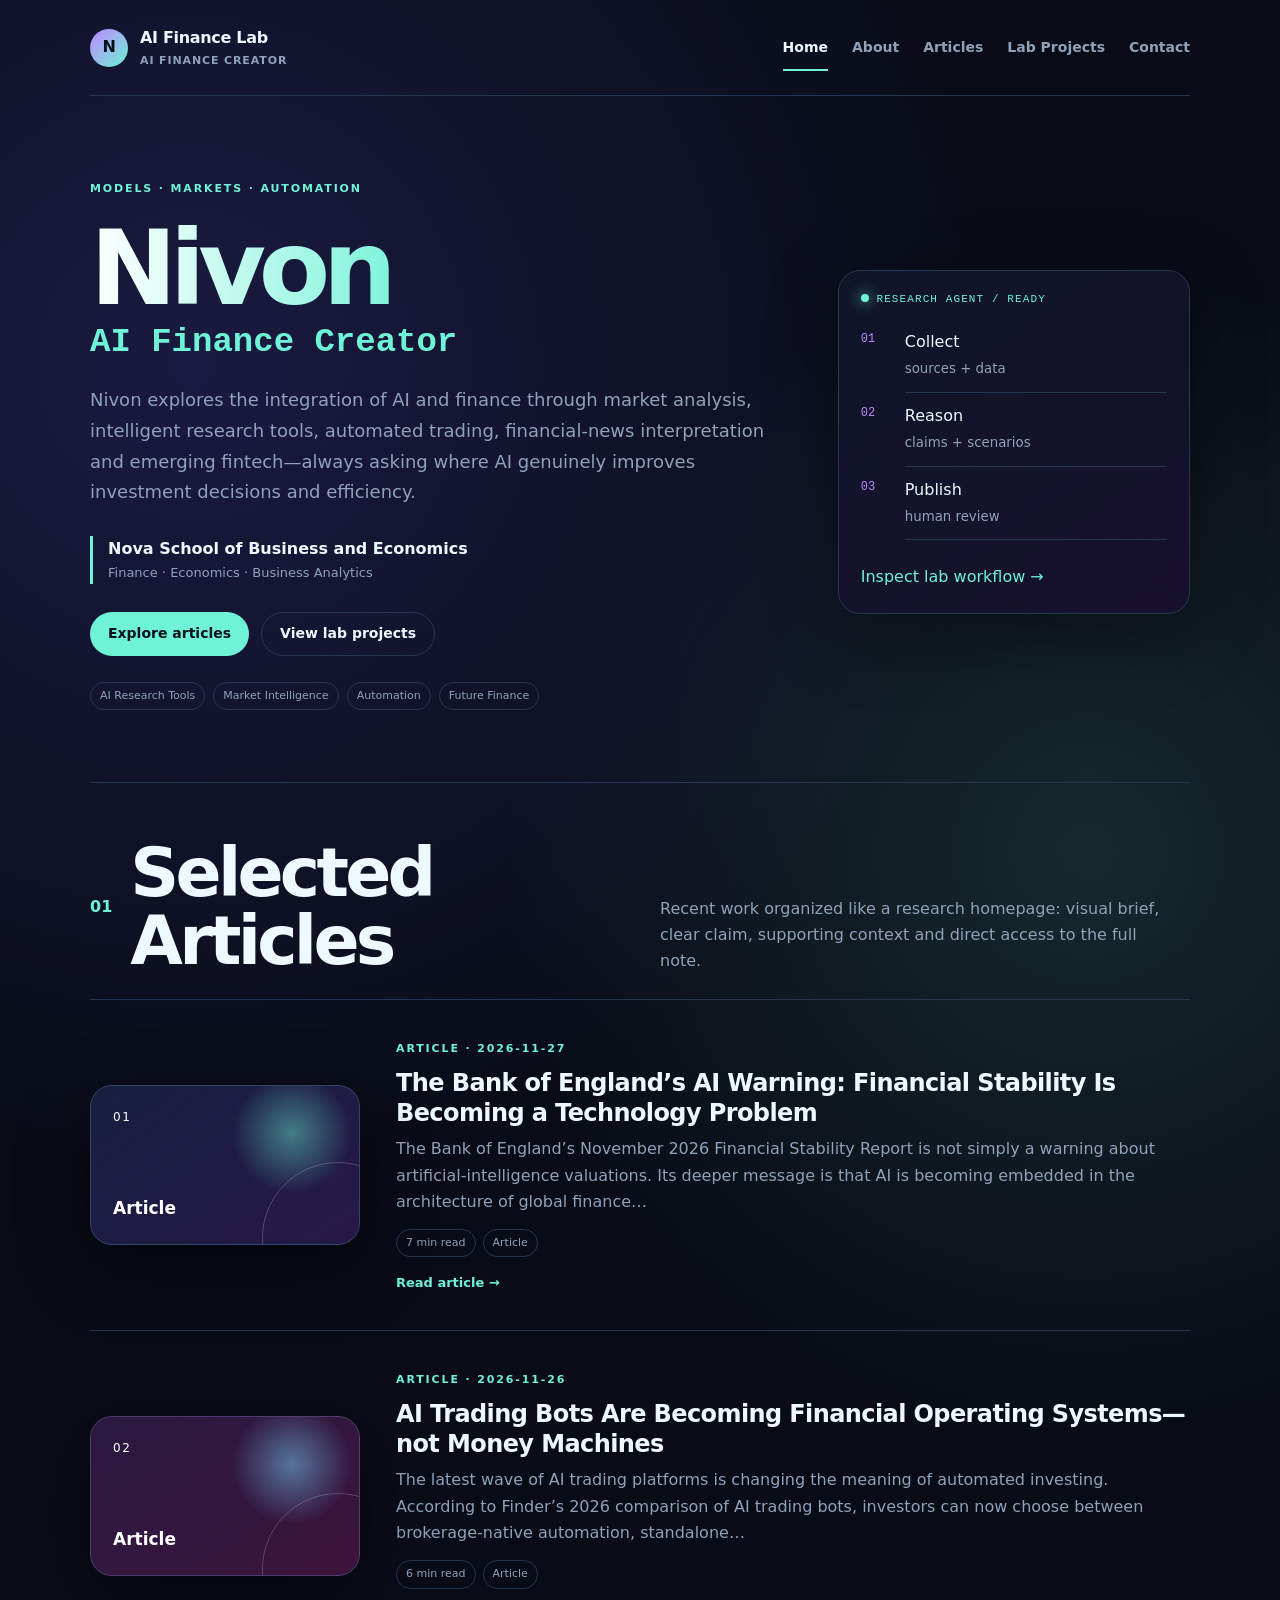
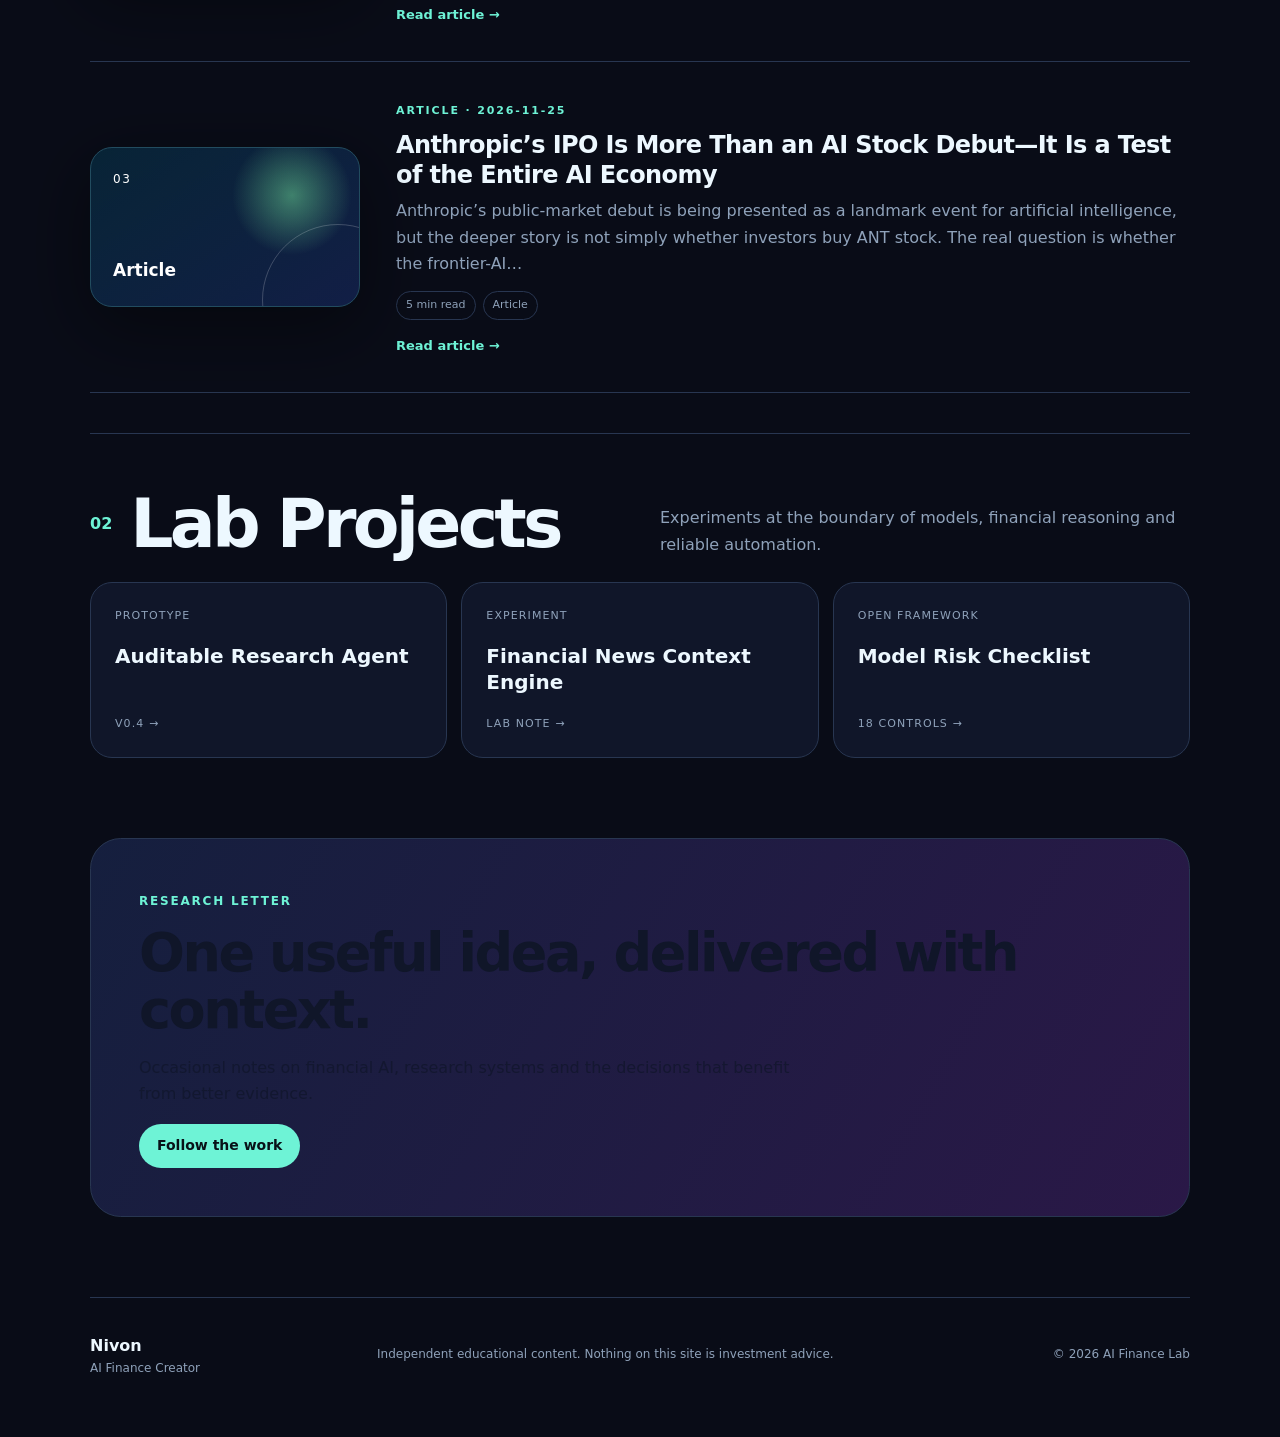
<file: index.html>
<!doctype html>
<html lang="en">
<head>
  <meta charset="utf-8">
  <meta name="viewport" content="width=device-width, initial-scale=1">
  <meta name="description" content="Nivon — AI Finance Creator, articles and research.">
  <meta name="theme-color" content="#10141f">
  <title>Home · Nivon</title>
  <link rel="stylesheet" href="css/main.css">
  <link rel="stylesheet" href="css/theme.css">
  <link rel="stylesheet" href="css/responsive.css">
  <script src="config.js"></script>
  <script src="js/main.js" defer></script>
</head>
<body class="theme-ai">
  <a class="skip-link" href="#content">Skip to content</a>
  <div class="site-shell">
    <header class="site-header"><a class="brand" href="index.html"><span class="brand-mark">N</span><span>AI Finance Lab<small>AI Finance Creator</small></span></a><button class="nav-toggle" aria-expanded="false" aria-label="Toggle navigation">Menu</button><nav><a href="index.html" aria-current="page">Home</a><a href="about.html">About</a><a href="articles.html">Articles</a><a href="research.html">Lab Projects</a><a href="contact.html">Contact</a></nav></header>
    <main id="content"><section class="hero"><div class="hero-copy"><span class="kicker">MODELS · MARKETS · AUTOMATION</span><p class="hero-name">Nivon</p><h1>AI Finance Creator</h1><p class="lead">Nivon explores the integration of AI and finance through market analysis, intelligent research tools, automated trading, financial-news interpretation and emerging fintech—always asking where AI genuinely improves investment decisions and efficiency.</p><p class="school"><strong>Nova School of Business and Economics</strong><span>Finance · Economics · Business Analytics</span></p><div class="hero-links"><a class="button" href="articles.html">Explore articles</a><a class="button ghost" href="research.html">View lab projects</a></div><div class="topic-row"><span>AI Research Tools</span><span>Market Intelligence</span><span>Automation</span><span>Future Finance</span></div></div><aside class="agent-panel"><div class="agent-status"><span></span> RESEARCH AGENT / READY</div><div class="agent-flow"><b>01</b><p>Collect<br><small>sources + data</small></p><b>02</b><p>Reason<br><small>claims + scenarios</small></p><b>03</b><p>Publish<br><small>human review</small></p></div><a href="research.html">Inspect lab workflow →</a></aside></section>
  <section class="section-intro"><div><span class="section-no">01</span><h2>Selected Articles</h2></div><p>Recent work organized like a research homepage: visual brief, clear claim, supporting context and direct access to the full note.</p></section>
  <section id="latest-articles" class="publication-list" aria-live="polite"><p class="loading">Loading latest articles…</p></section>
  <section class="section-intro compact"><div><span class="section-no">02</span><h2>Lab Projects</h2></div><p>Experiments at the boundary of models, financial reasoning and reliable automation.</p></section>
  <section class="research-preview"><a href="research.html"><span>Prototype</span><strong>Auditable Research Agent</strong><small>v0.4 →</small></a><a href="research.html"><span>Experiment</span><strong>Financial News Context Engine</strong><small>Lab note →</small></a><a href="research.html"><span>Open framework</span><strong>Model Risk Checklist</strong><small>18 controls →</small></a></section>
  <section class="newsletter"><span>Research letter</span><h2>One useful idea, delivered with context.</h2><p>Occasional notes on financial AI, research systems and the decisions that benefit from better evidence.</p><a class="button" href="contact.html">Follow the work</a></section><script src="js/content-loader.js?v=3" defer></script></main>
    <footer><div><strong>Nivon</strong><span>AI Finance Creator</span></div><p>Independent educational content. Nothing on this site is investment advice.</p><p>© <span data-year></span> AI Finance Lab</p></footer>
  </div>
</body>
</html>
</file>
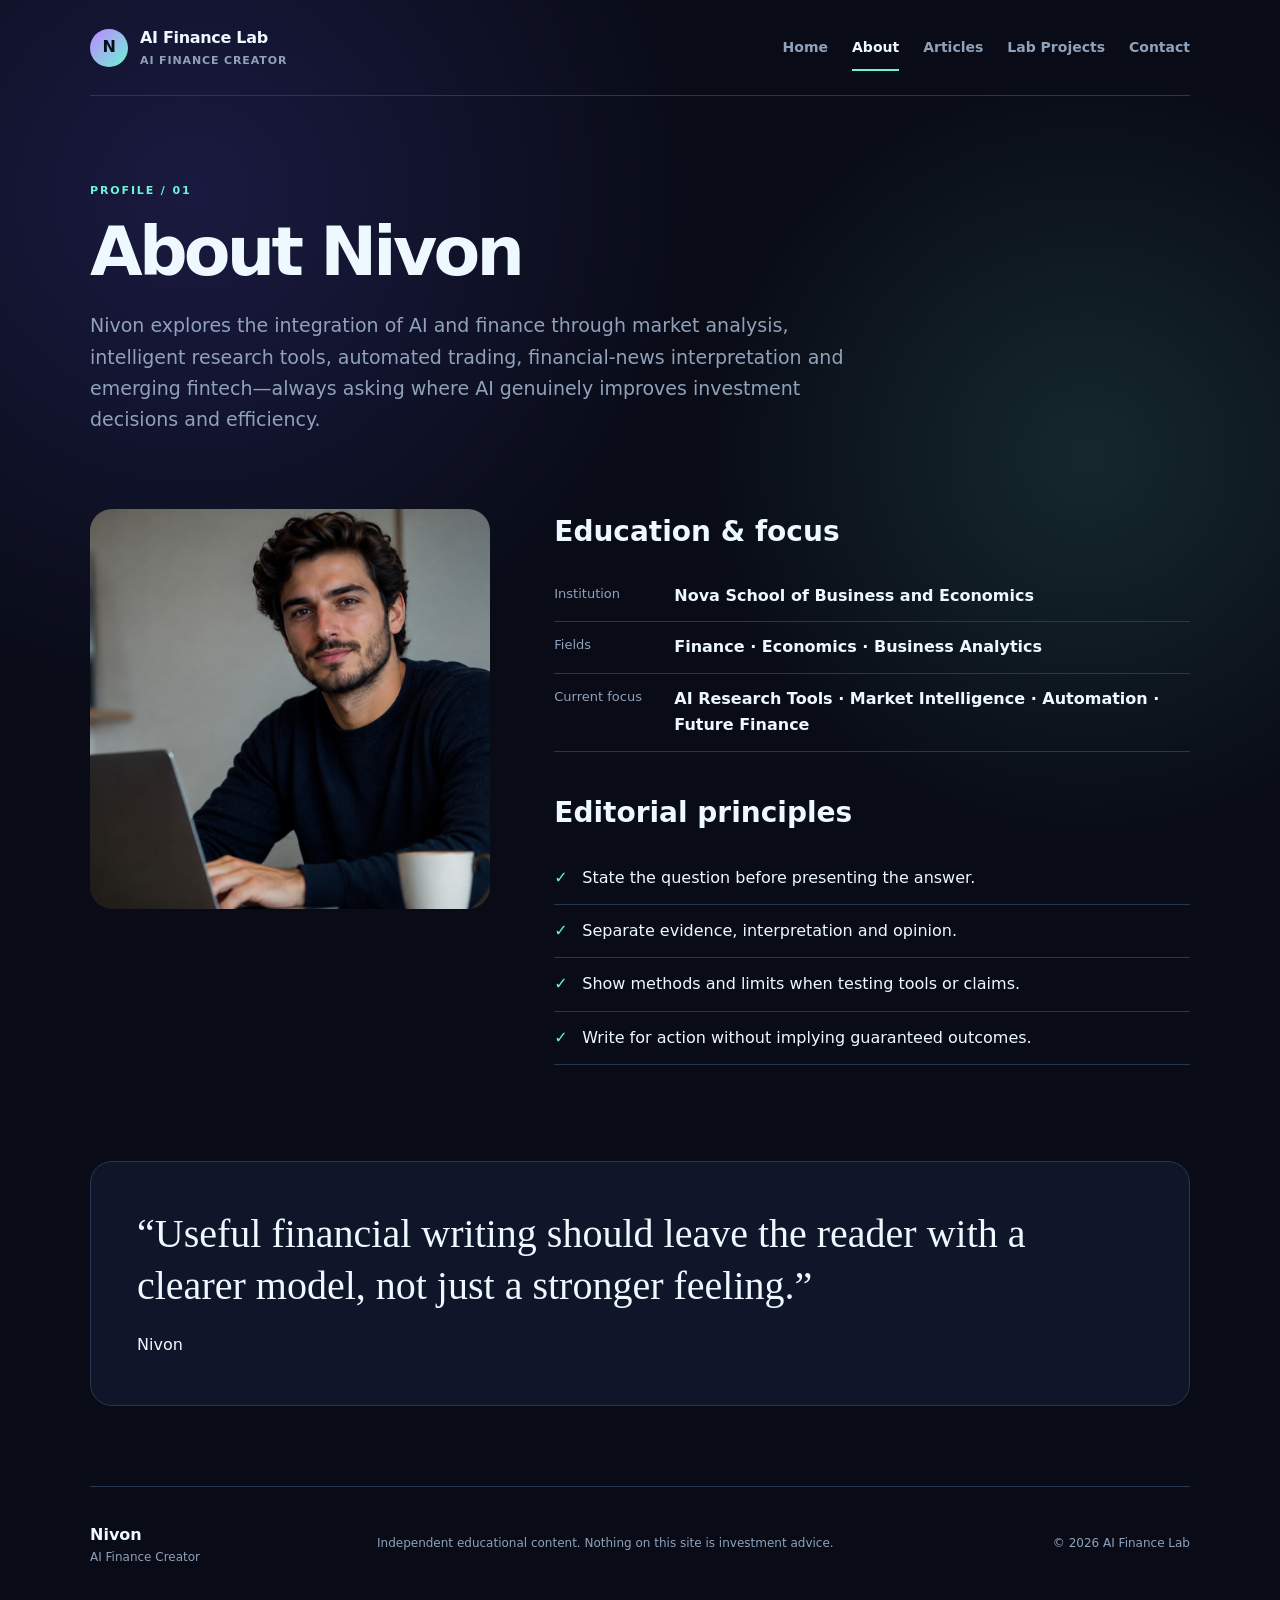
<file: about.html>
<!doctype html>
<html lang="en">
<head>
  <meta charset="utf-8">
  <meta name="viewport" content="width=device-width, initial-scale=1">
  <meta name="description" content="About Nivon, education, focus and editorial principles.">
  <meta name="theme-color" content="#10141f">
  <title>About · Nivon</title>
  <link rel="stylesheet" href="css/main.css">
  <link rel="stylesheet" href="css/theme.css">
  <link rel="stylesheet" href="css/responsive.css">
  <script src="config.js"></script>
  <script src="js/main.js" defer></script>
</head>
<body class="theme-ai">
  <a class="skip-link" href="#content">Skip to content</a>
  <div class="site-shell">
    <header class="site-header"><a class="brand" href="index.html"><span class="brand-mark">N</span><span>AI Finance Lab<small>AI Finance Creator</small></span></a><button class="nav-toggle" aria-expanded="false" aria-label="Toggle navigation">Menu</button><nav><a href="index.html">Home</a><a href="about.html" aria-current="page">About</a><a href="articles.html">Articles</a><a href="research.html">Lab Projects</a><a href="contact.html">Contact</a></nav></header>
    <main id="content"><section class="page-hero"><span class="kicker">PROFILE / 01</span><h1>About Nivon</h1><p>Nivon explores the integration of AI and finance through market analysis, intelligent research tools, automated trading, financial-news interpretation and emerging fintech—always asking where AI genuinely improves investment decisions and efficiency.</p></section><section class="about-grid"><img src="assets/avatar.png" alt="Nivon profile visual"><div><h2>Education & focus</h2><dl><dt>Institution</dt><dd>Nova School of Business and Economics</dd><dt>Fields</dt><dd>Finance · Economics · Business Analytics</dd><dt>Current focus</dt><dd>AI Research Tools · Market Intelligence · Automation · Future Finance</dd></dl><h2>Editorial principles</h2><ul class="principles"><li>State the question before presenting the answer.</li><li>Separate evidence, interpretation and opinion.</li><li>Show methods and limits when testing tools or claims.</li><li>Write for action without implying guaranteed outcomes.</li></ul></div></section><section class="quote"><p>“Useful financial writing should leave the reader with a clearer model, not just a stronger feeling.”</p><span>Nivon</span></section></main>
    <footer><div><strong>Nivon</strong><span>AI Finance Creator</span></div><p>Independent educational content. Nothing on this site is investment advice.</p><p>© <span data-year></span> AI Finance Lab</p></footer>
  </div>
</body>
</html>
</file>
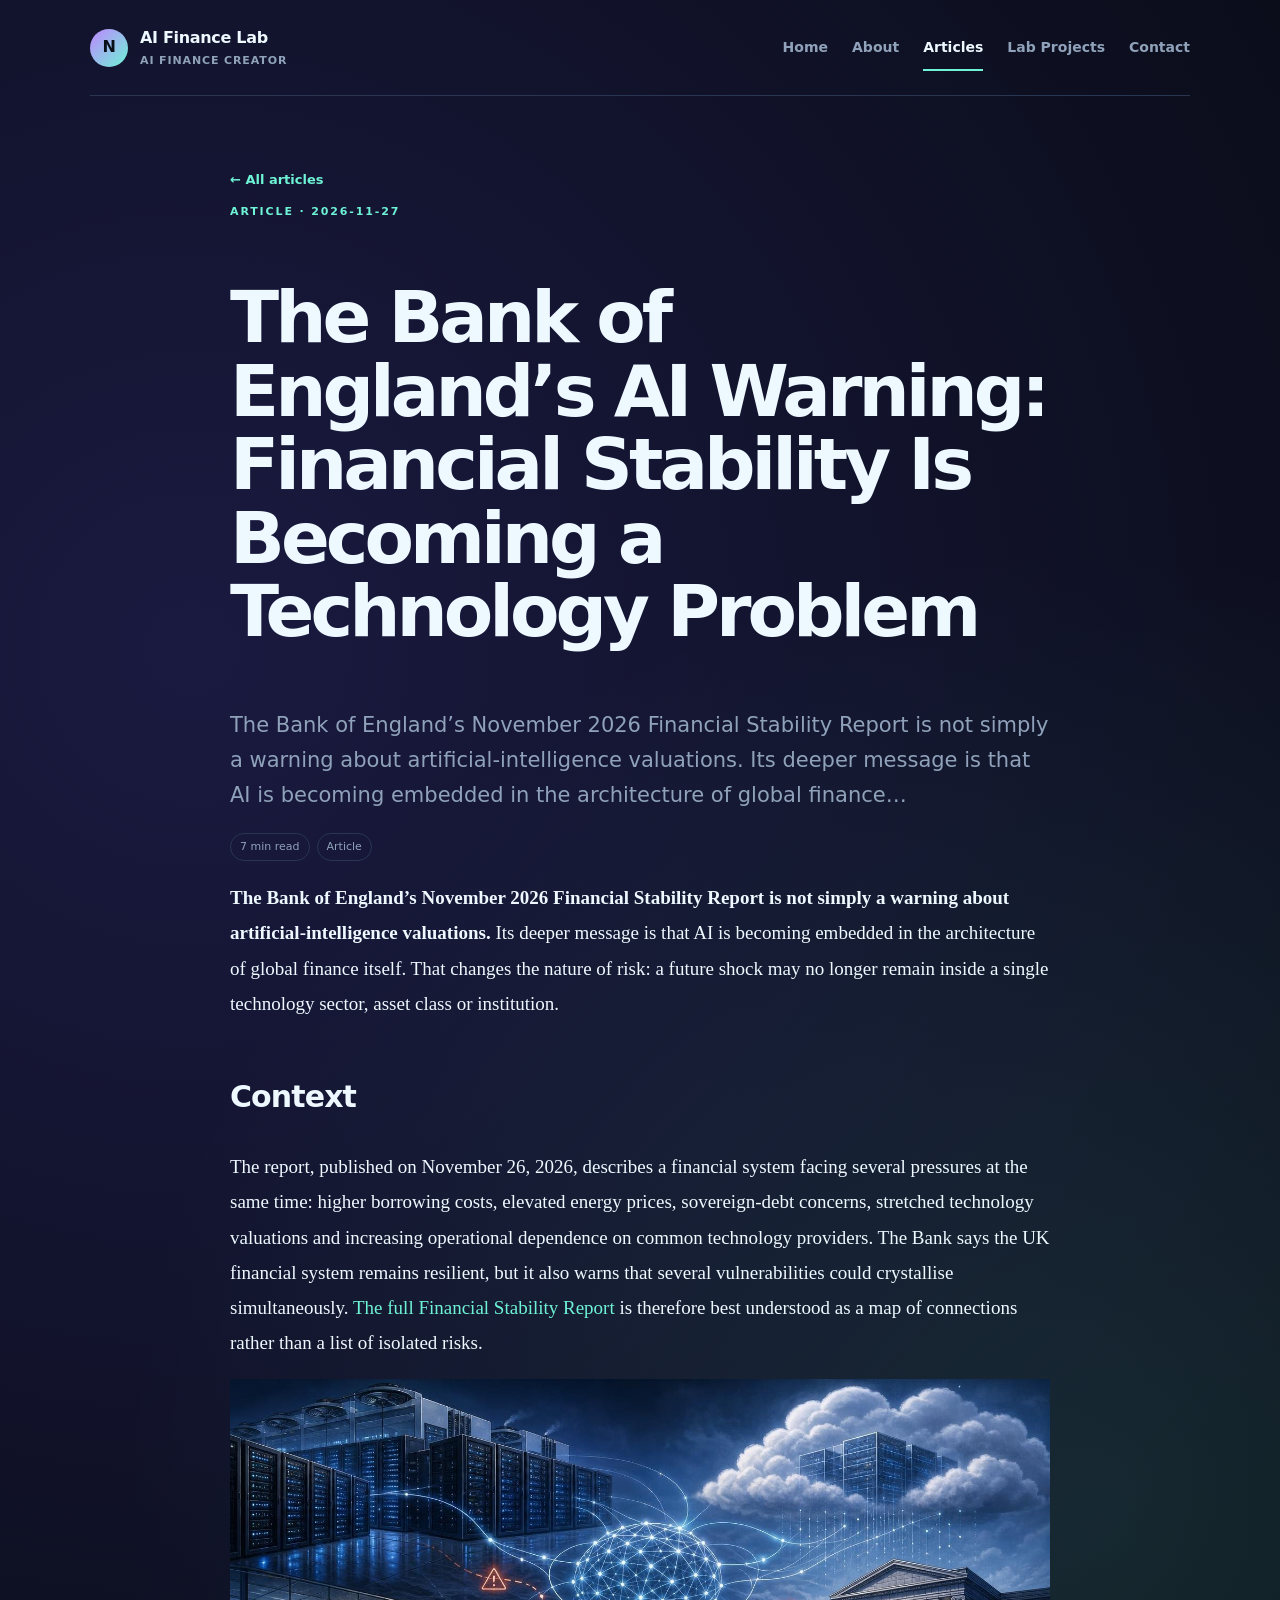
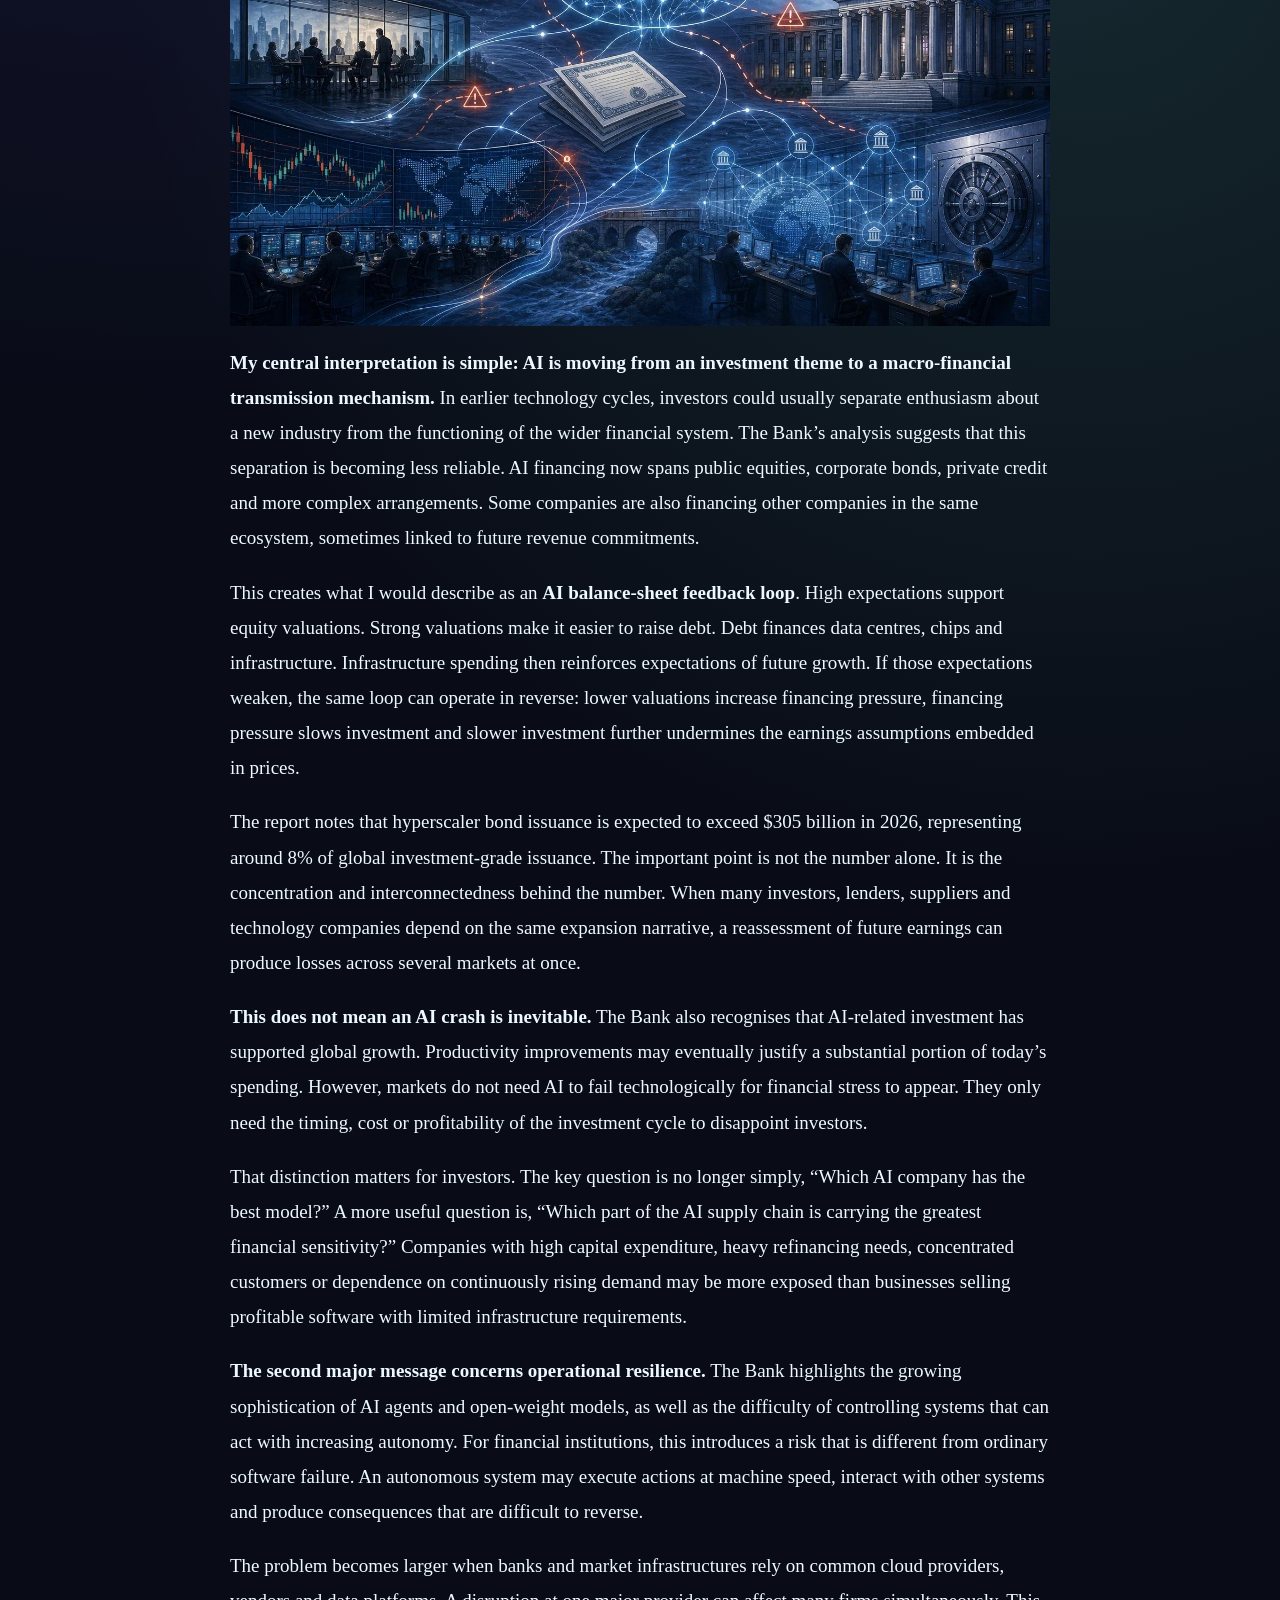
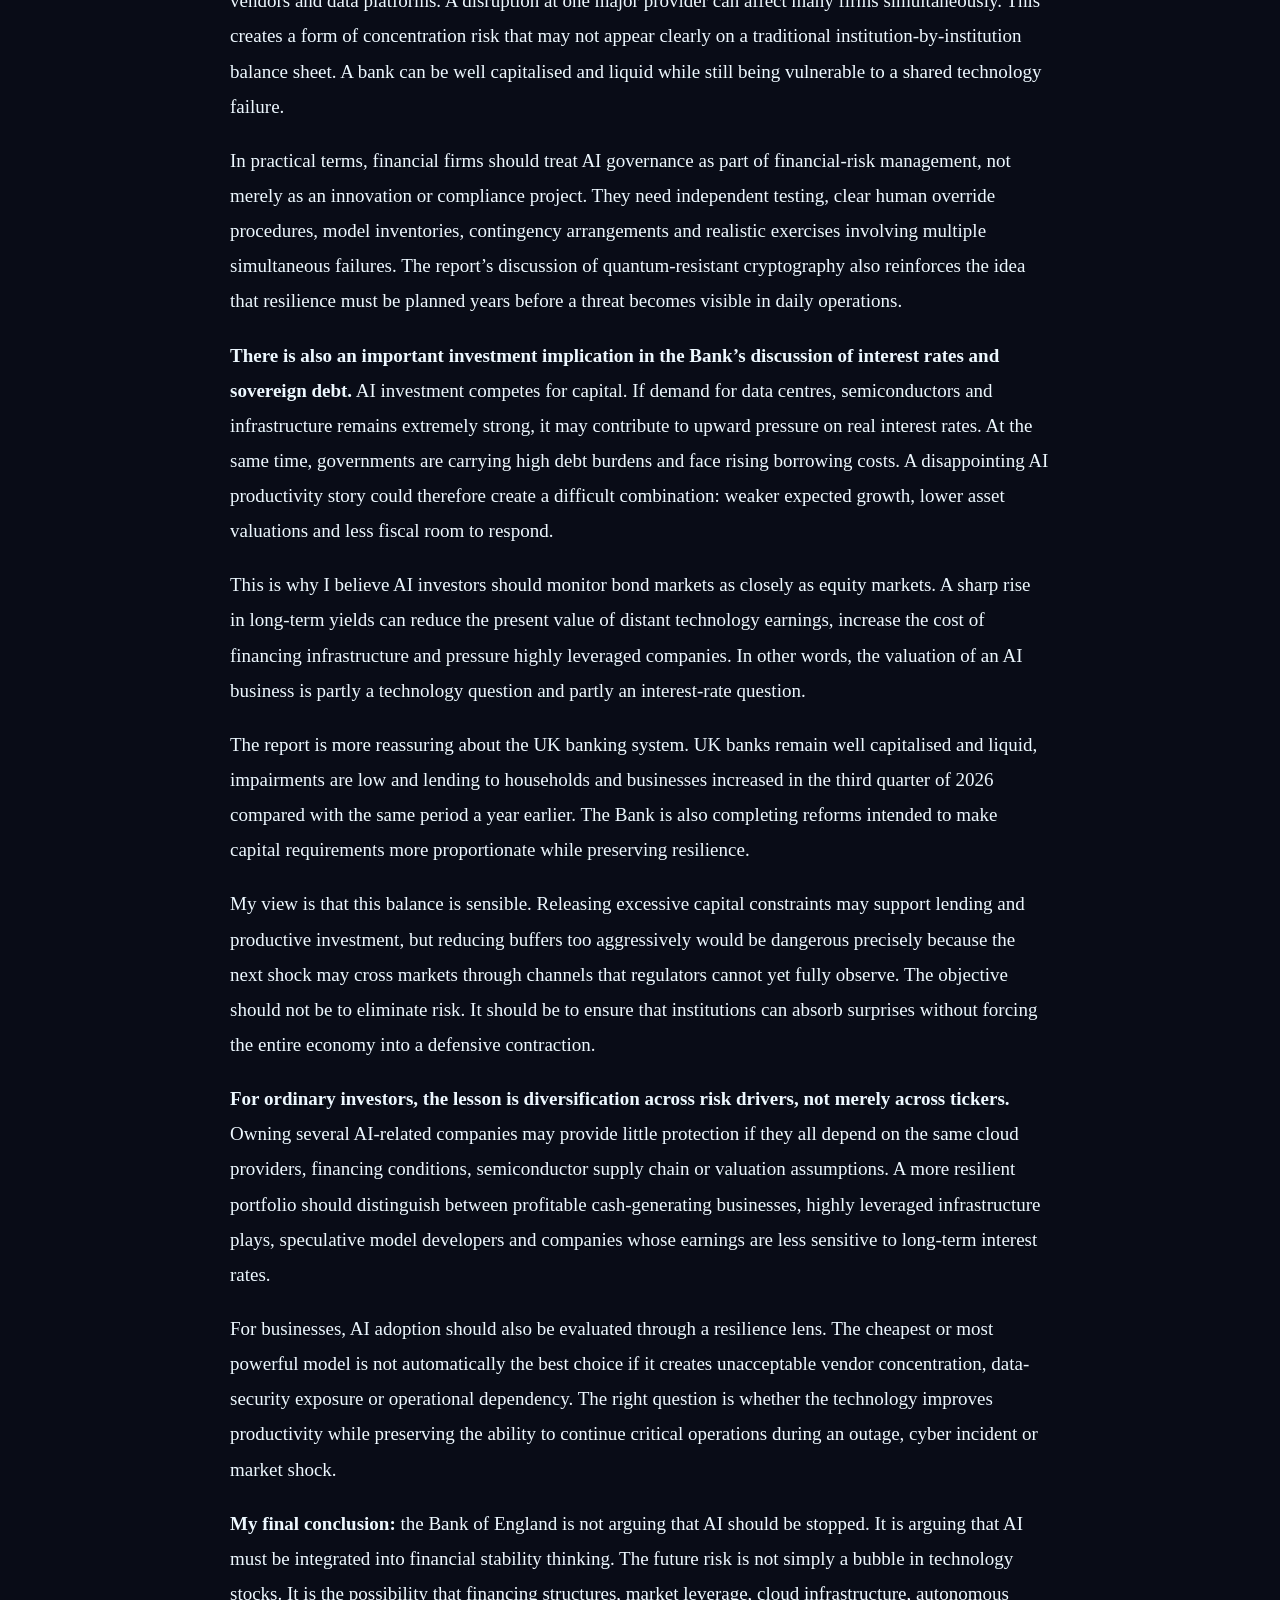
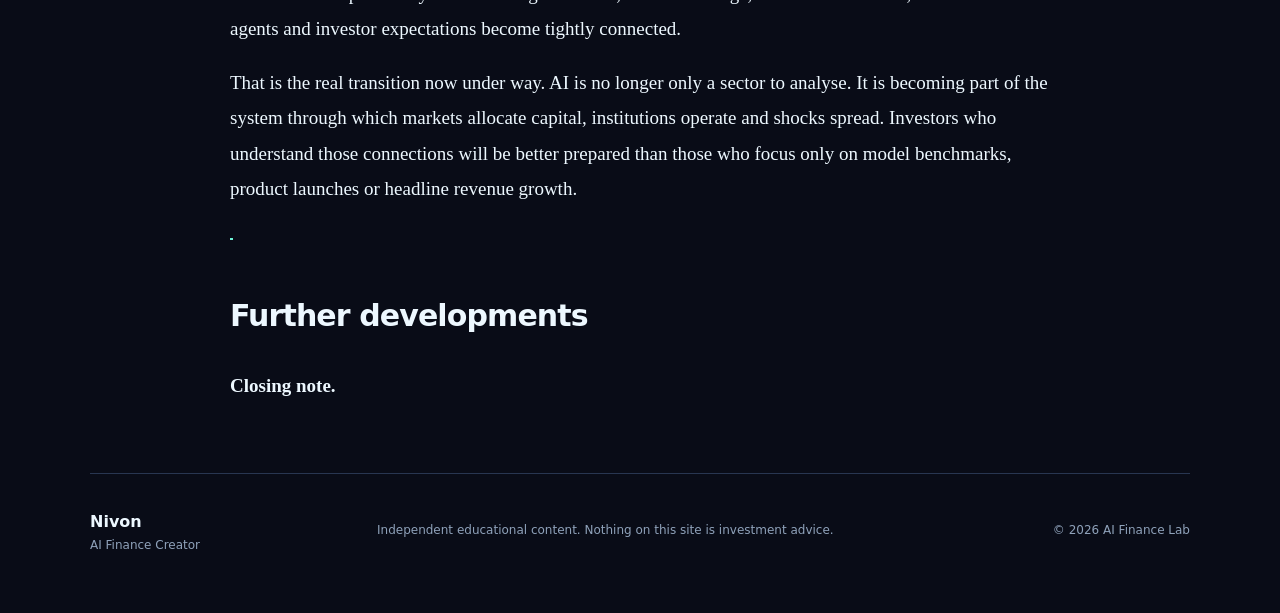
<file: article.html>
<!doctype html>
<html lang="en">
<head>
  <meta charset="utf-8">
  <meta name="viewport" content="width=device-width, initial-scale=1">
  <meta name="description" content="Nivon article.">
  <meta name="theme-color" content="#10141f">
  <title>Article · Nivon</title>
  <link rel="stylesheet" href="css/main.css">
  <link rel="stylesheet" href="css/theme.css">
  <link rel="stylesheet" href="css/responsive.css">
  <script src="config.js"></script>
  <script src="js/main.js" defer></script>
</head>
<body class="theme-ai">
  <a class="skip-link" href="#content">Skip to content</a>
  <div class="site-shell">
    <header class="site-header"><a class="brand" href="index.html"><span class="brand-mark">N</span><span>AI Finance Lab<small>AI Finance Creator</small></span></a><button class="nav-toggle" aria-expanded="false" aria-label="Toggle navigation">Menu</button><nav><a href="index.html">Home</a><a href="about.html">About</a><a href="articles.html" aria-current="page">Articles</a><a href="research.html">Lab Projects</a><a href="contact.html">Contact</a></nav></header>
    <main id="content"><article id="article-detail" class="article-detail"><p class="loading">Loading article data…</p></article><script src="js/article.js" defer></script></main>
    <footer><div><strong>Nivon</strong><span>AI Finance Creator</span></div><p>Independent educational content. Nothing on this site is investment advice.</p><p>© <span data-year></span> AI Finance Lab</p></footer>
  </div>
</body>
</html>
</file>
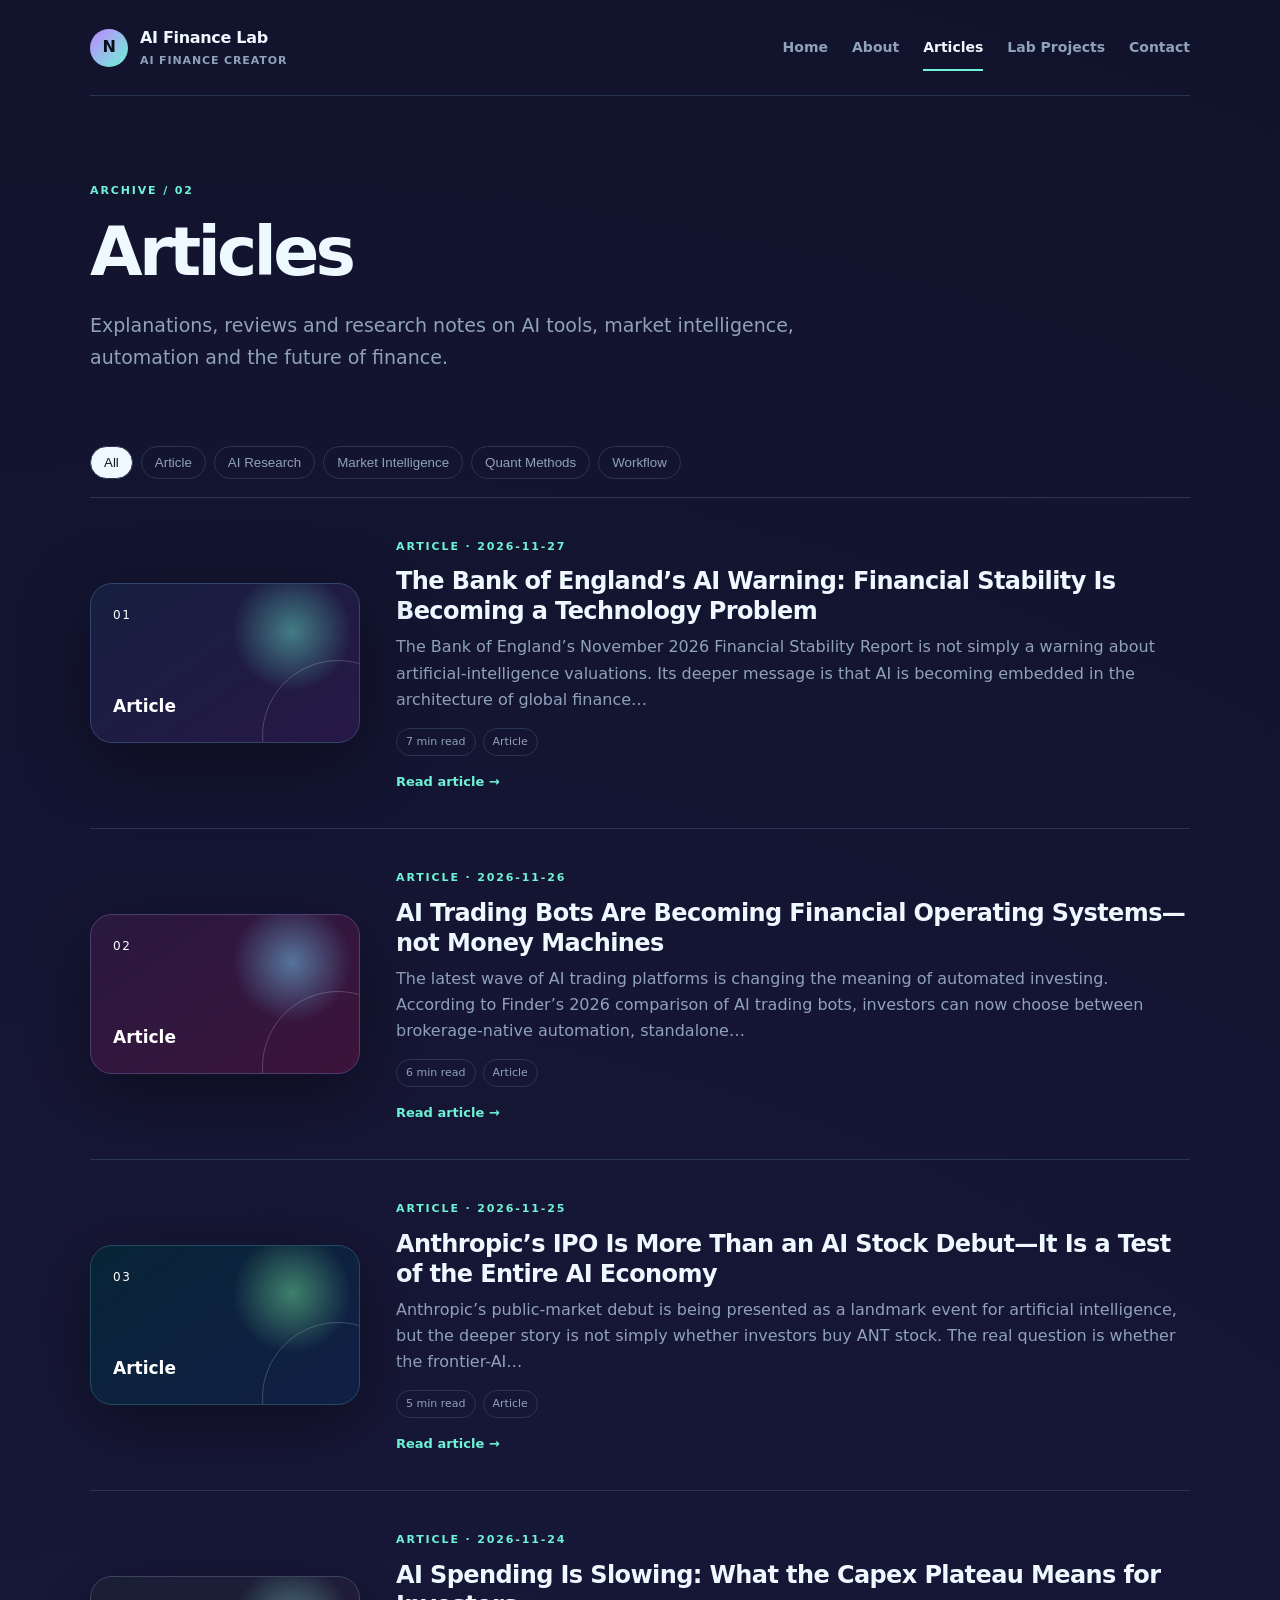
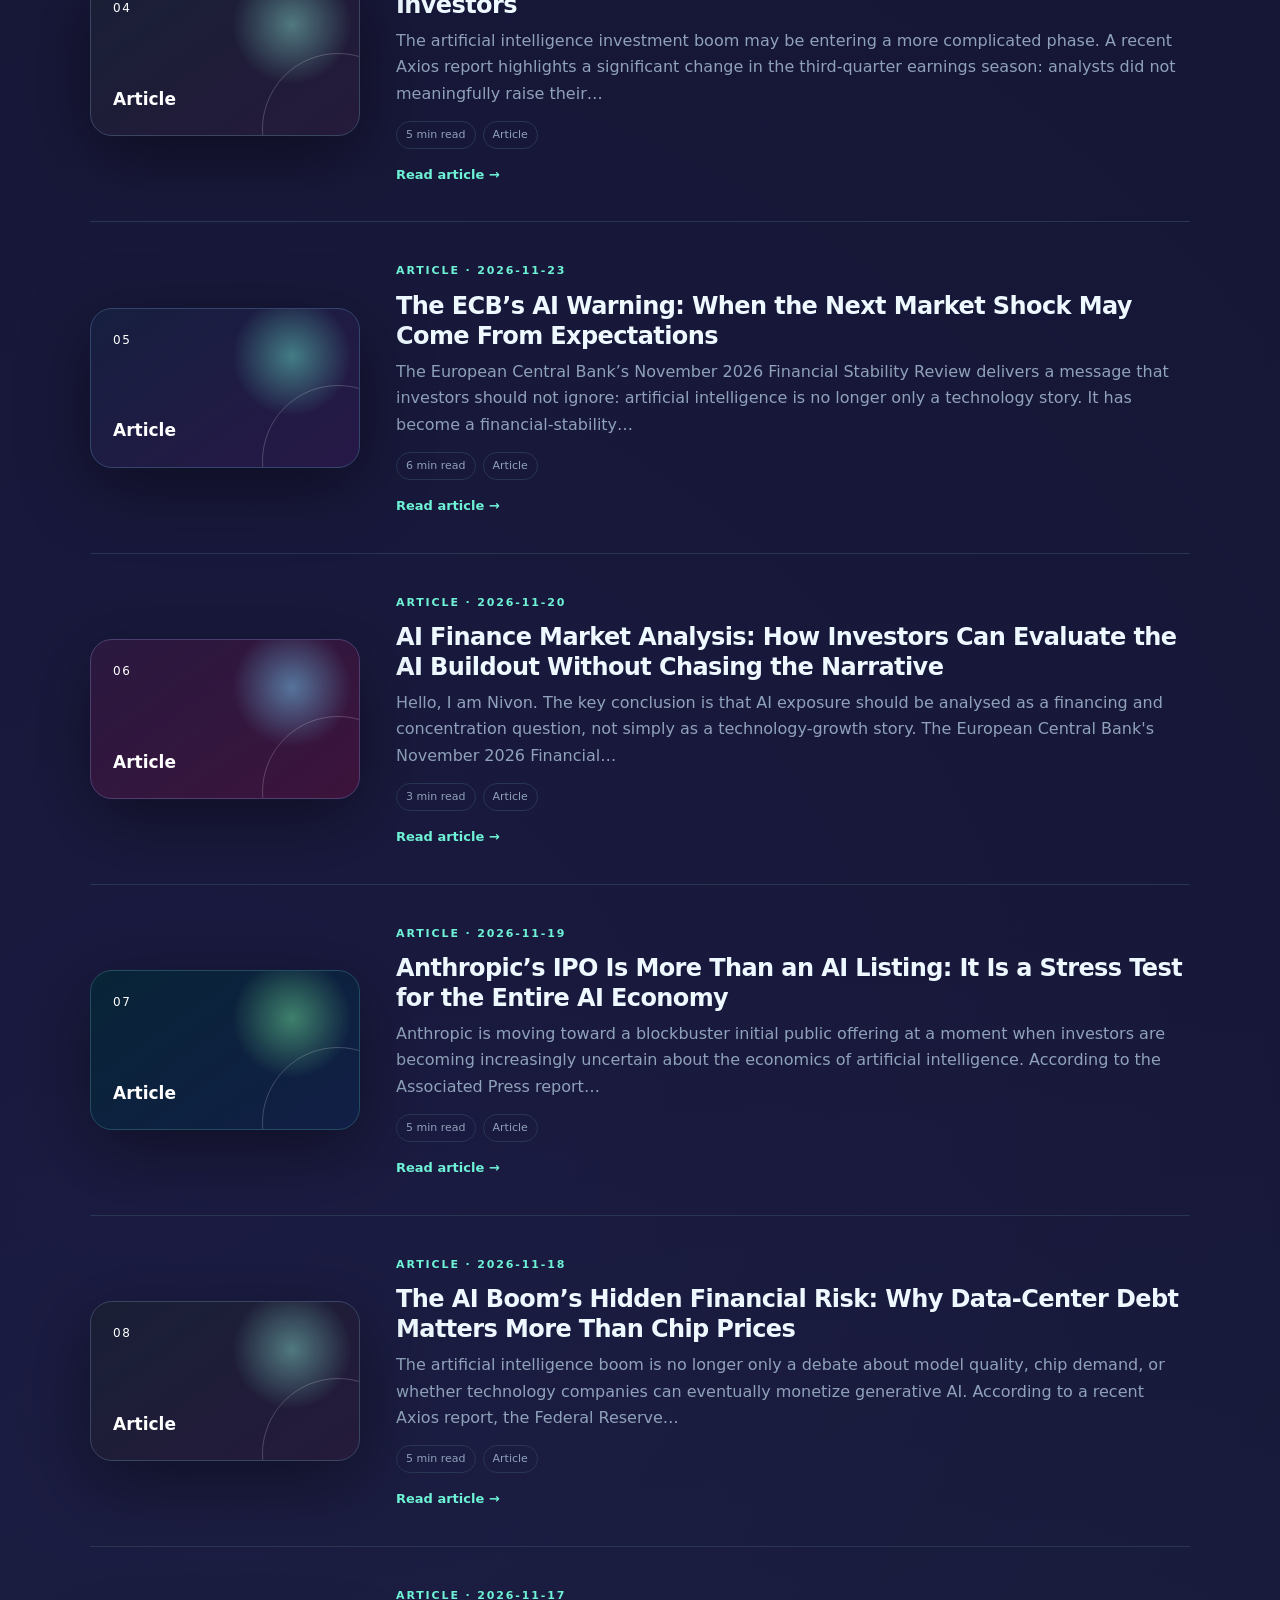
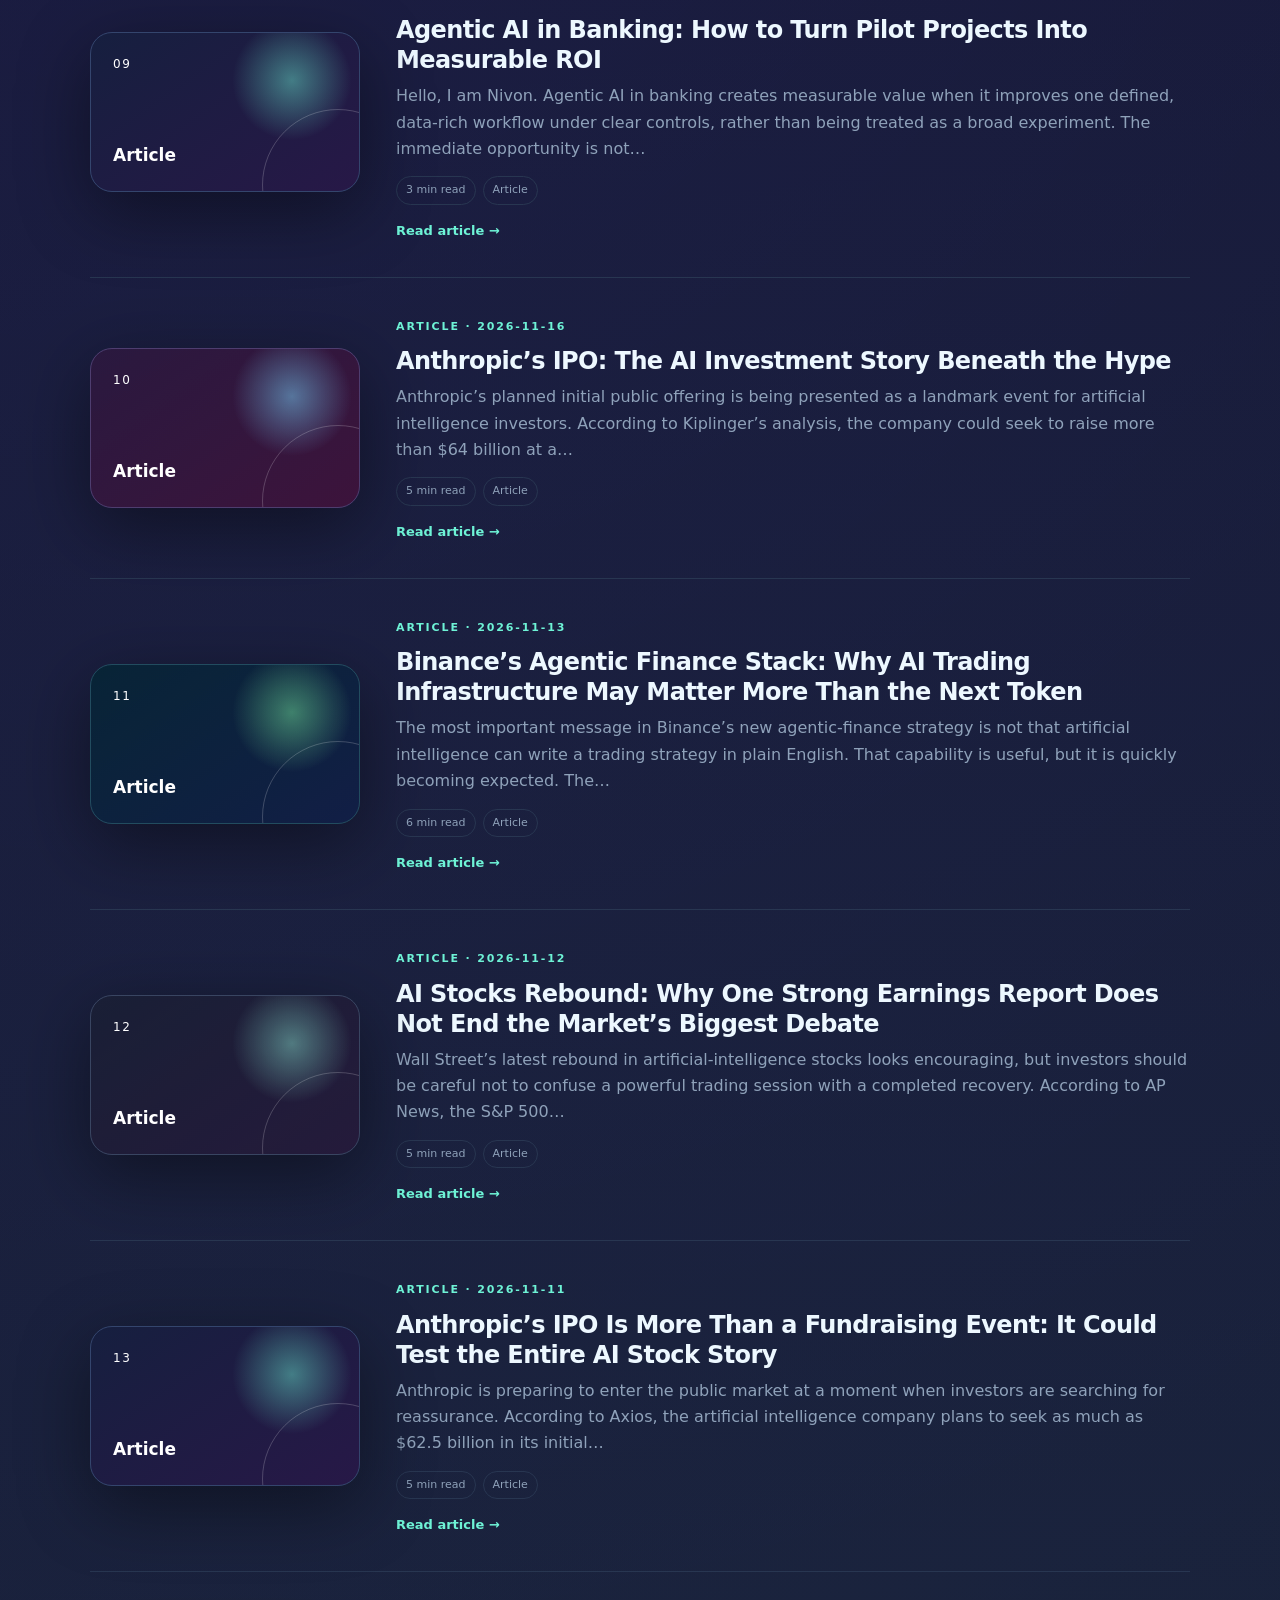
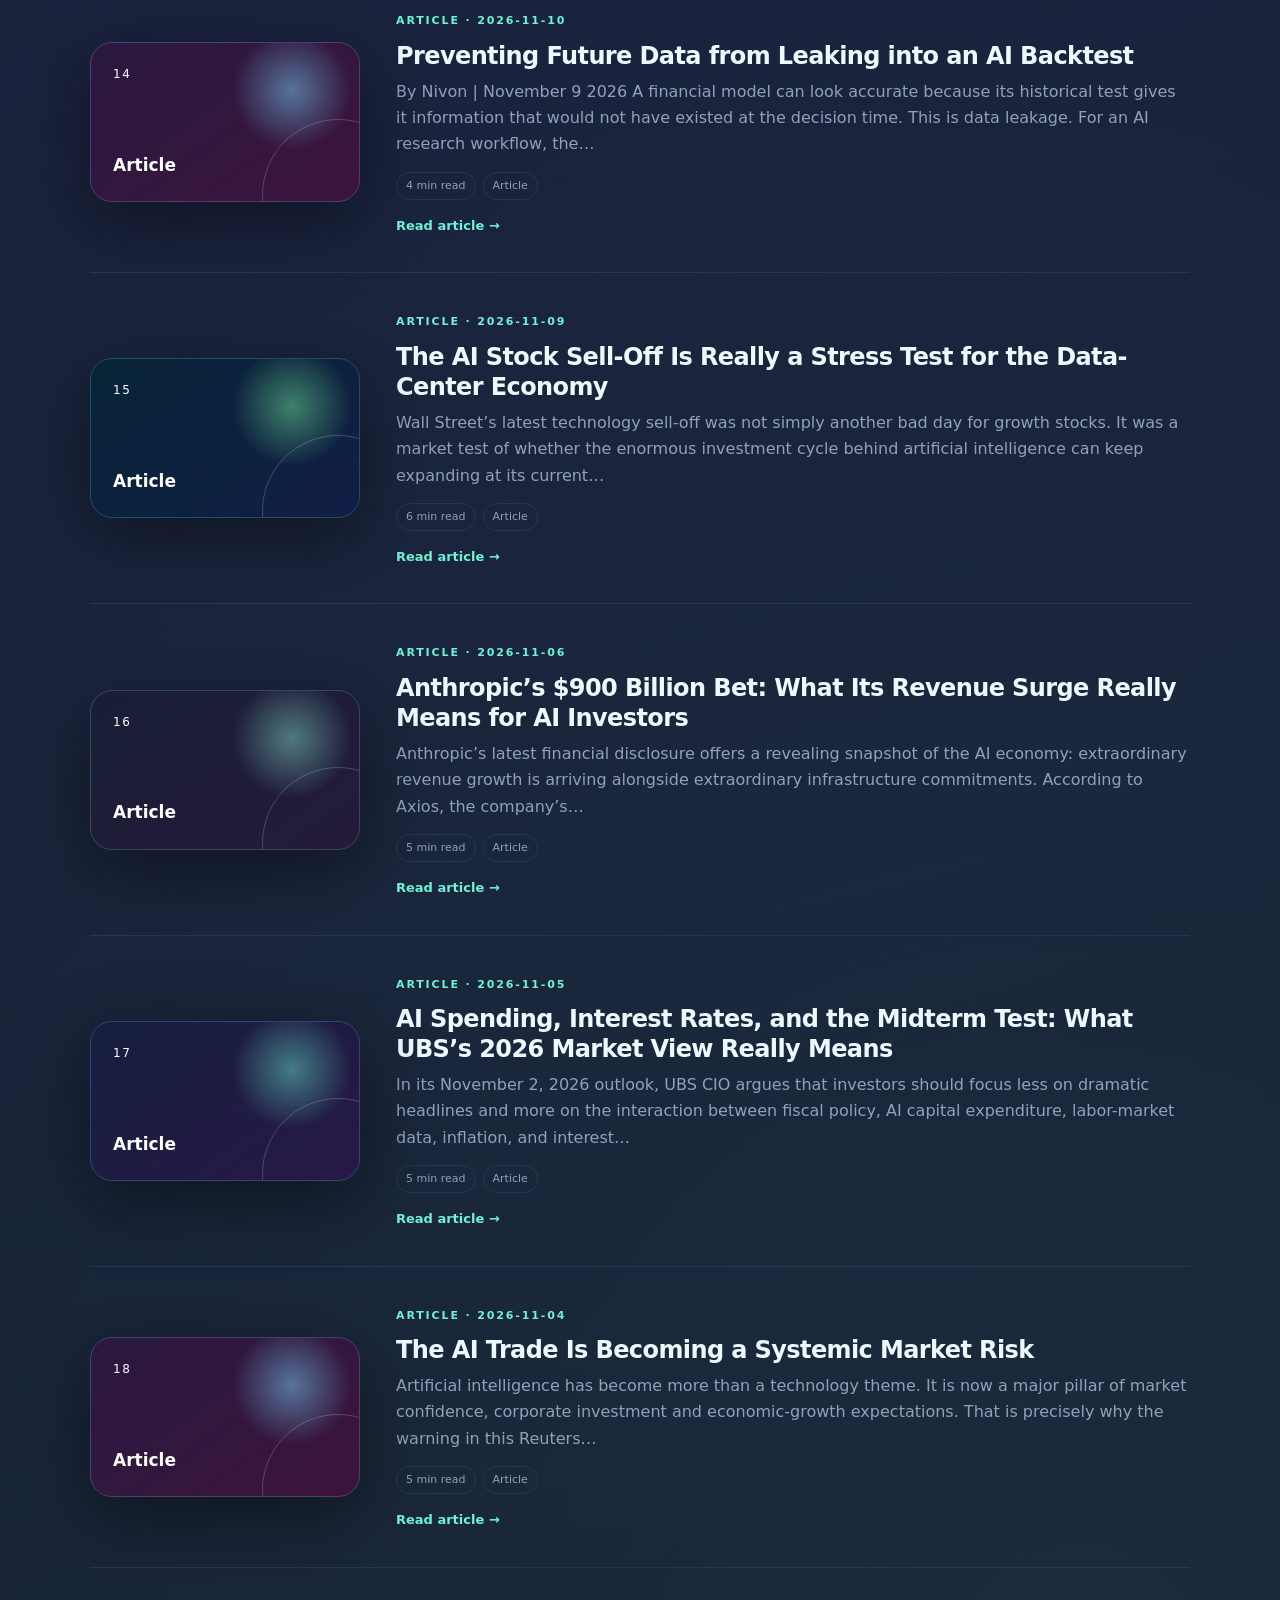
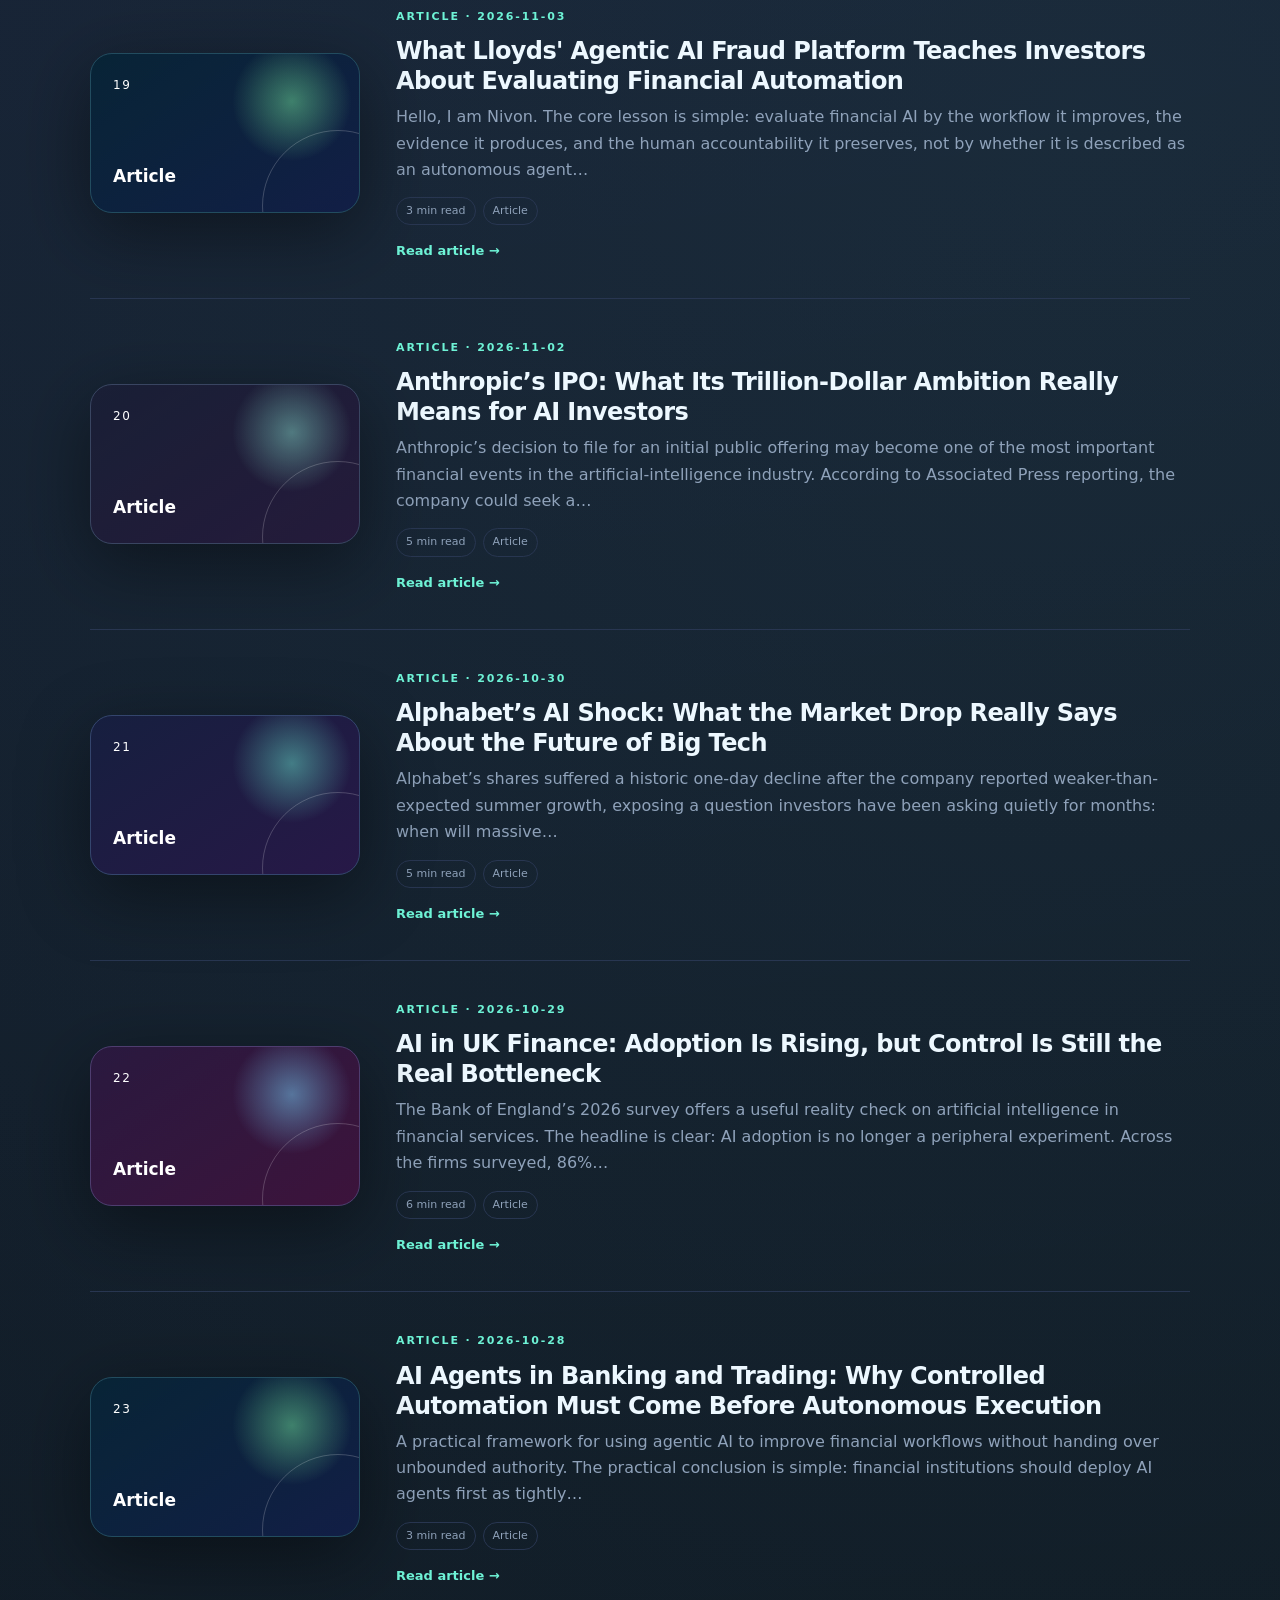
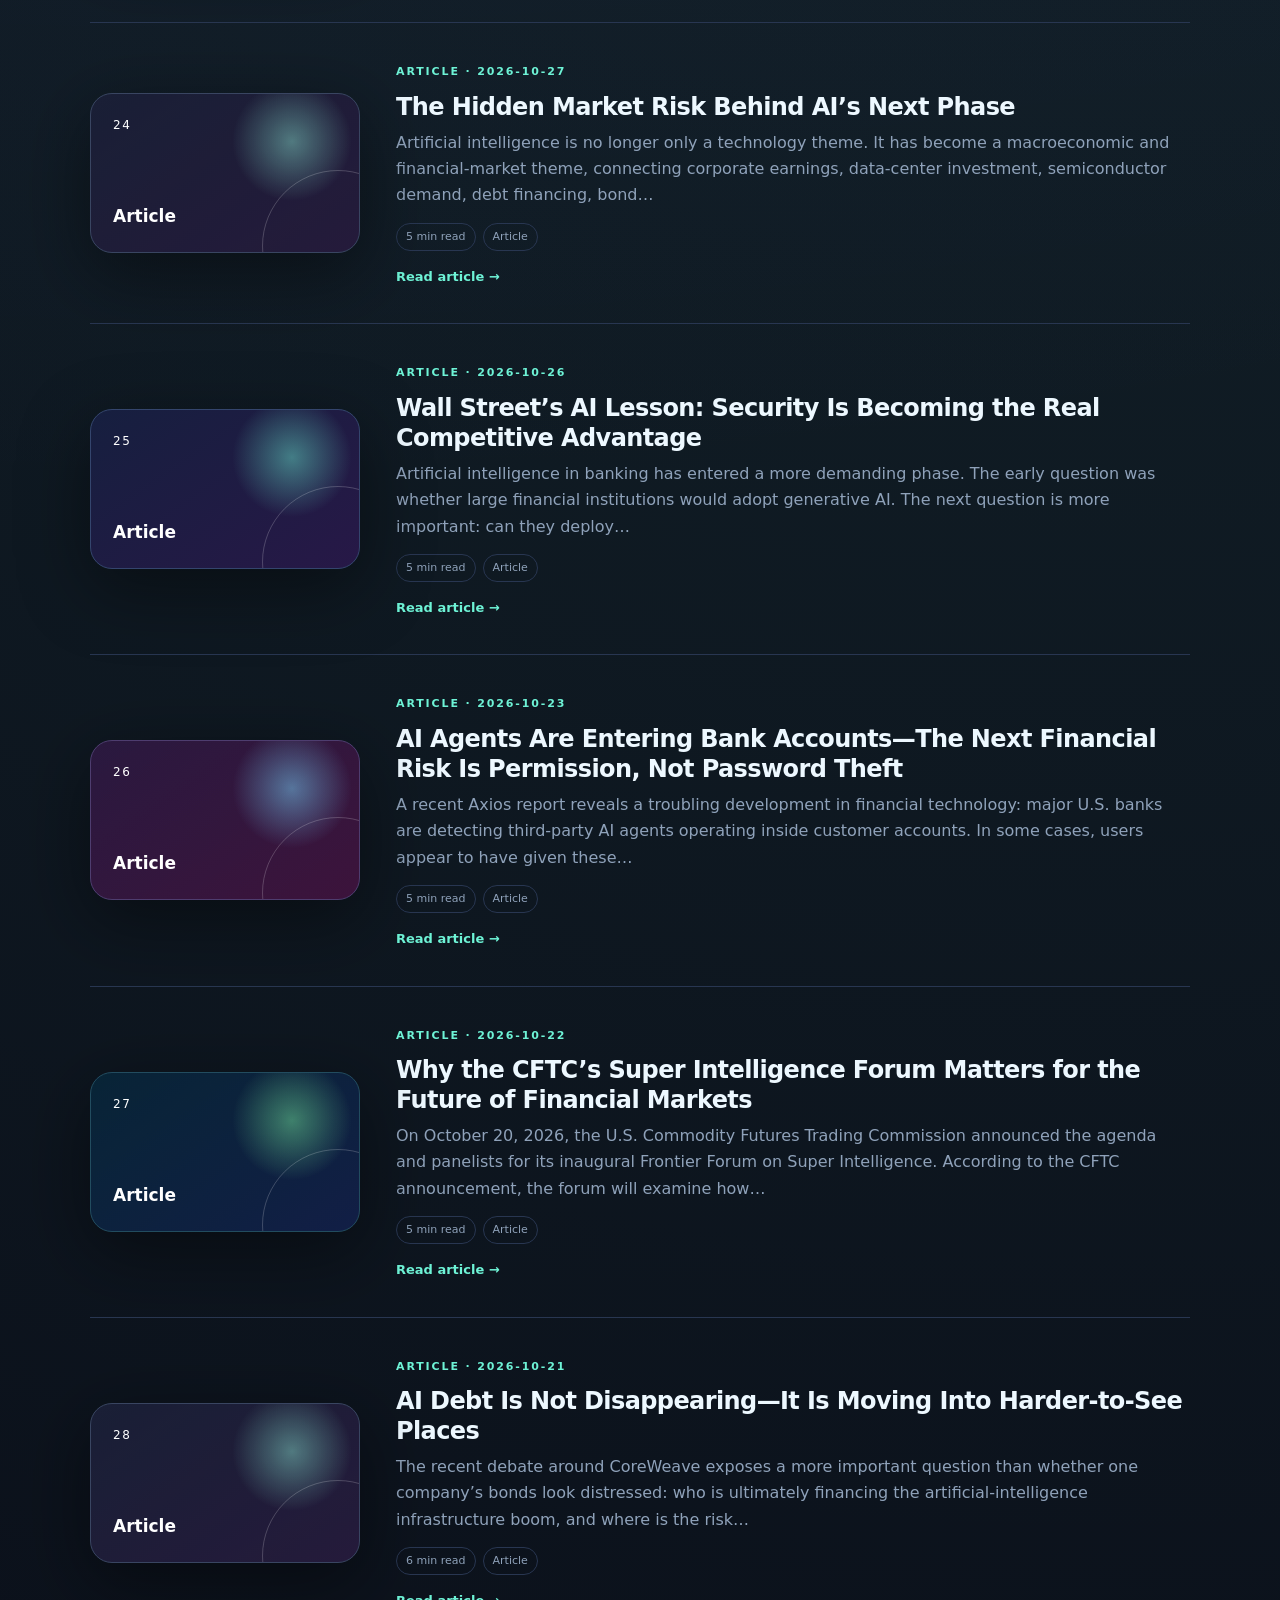
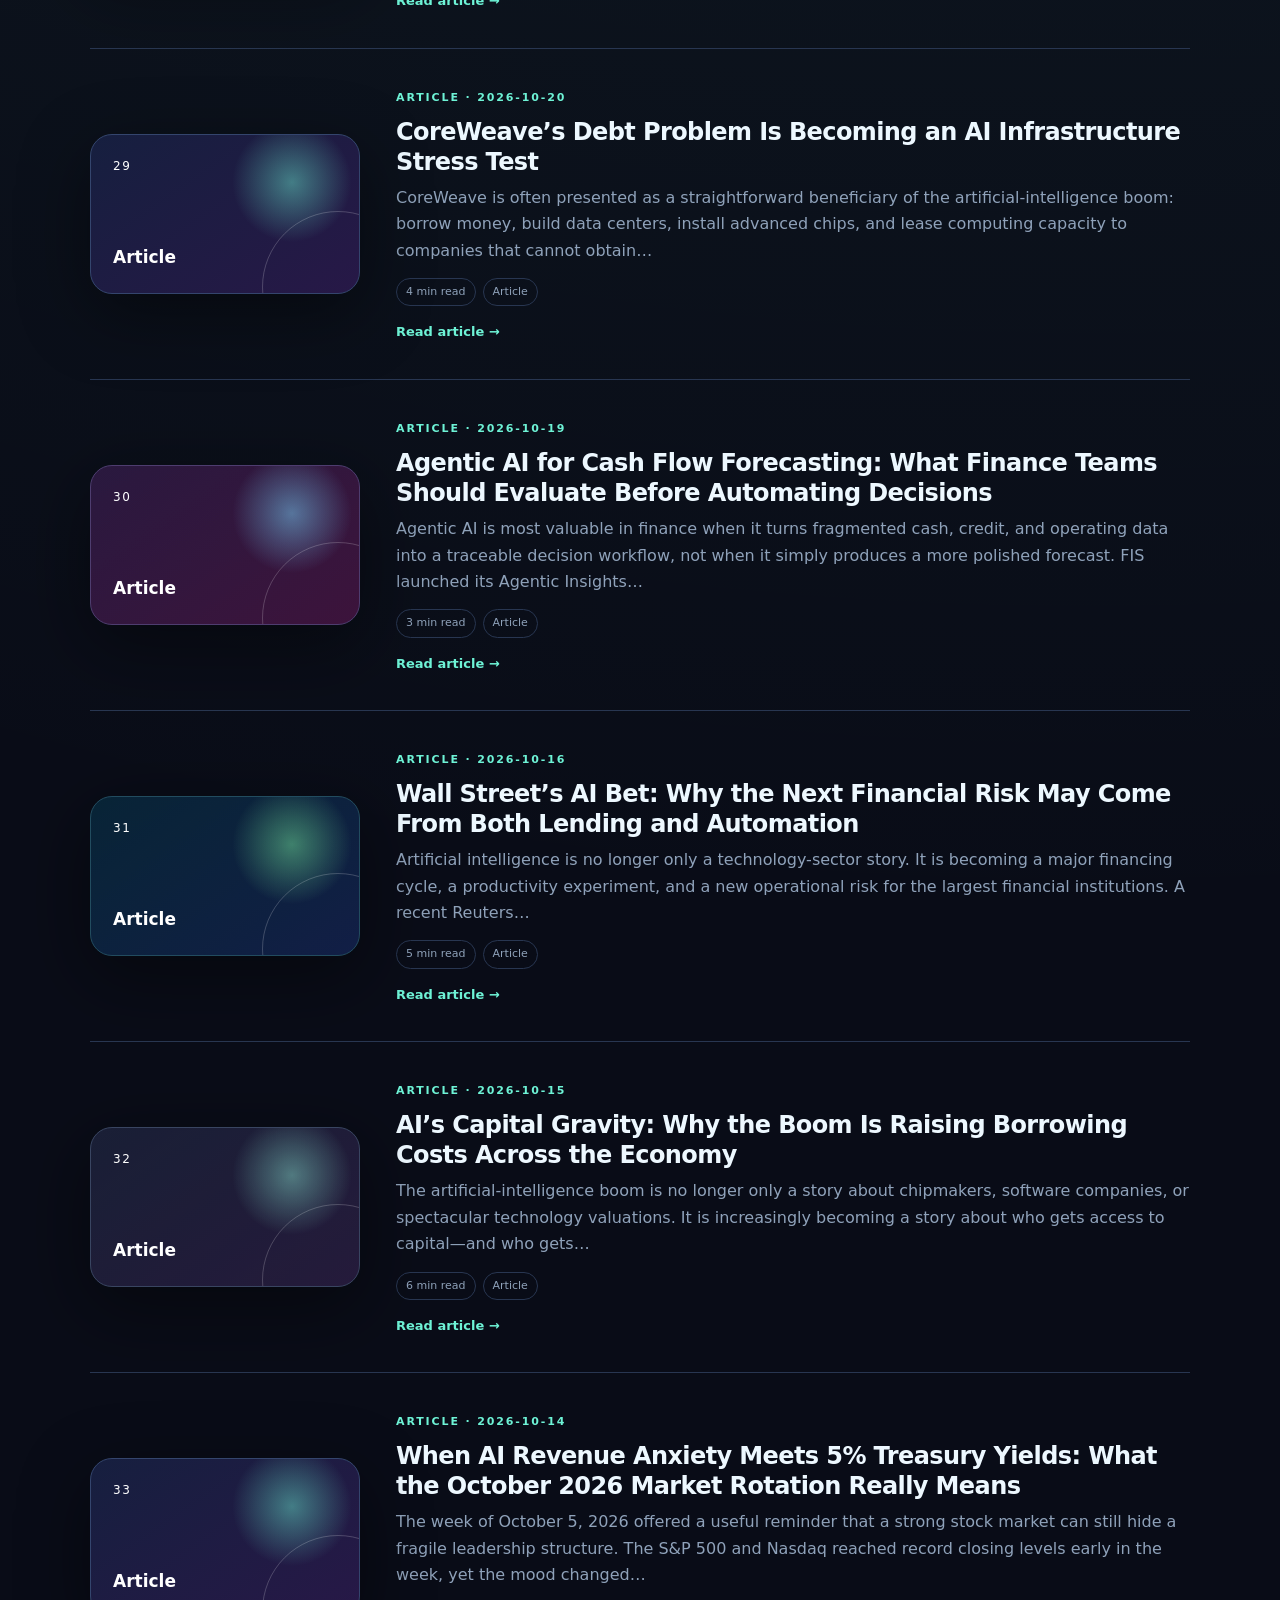
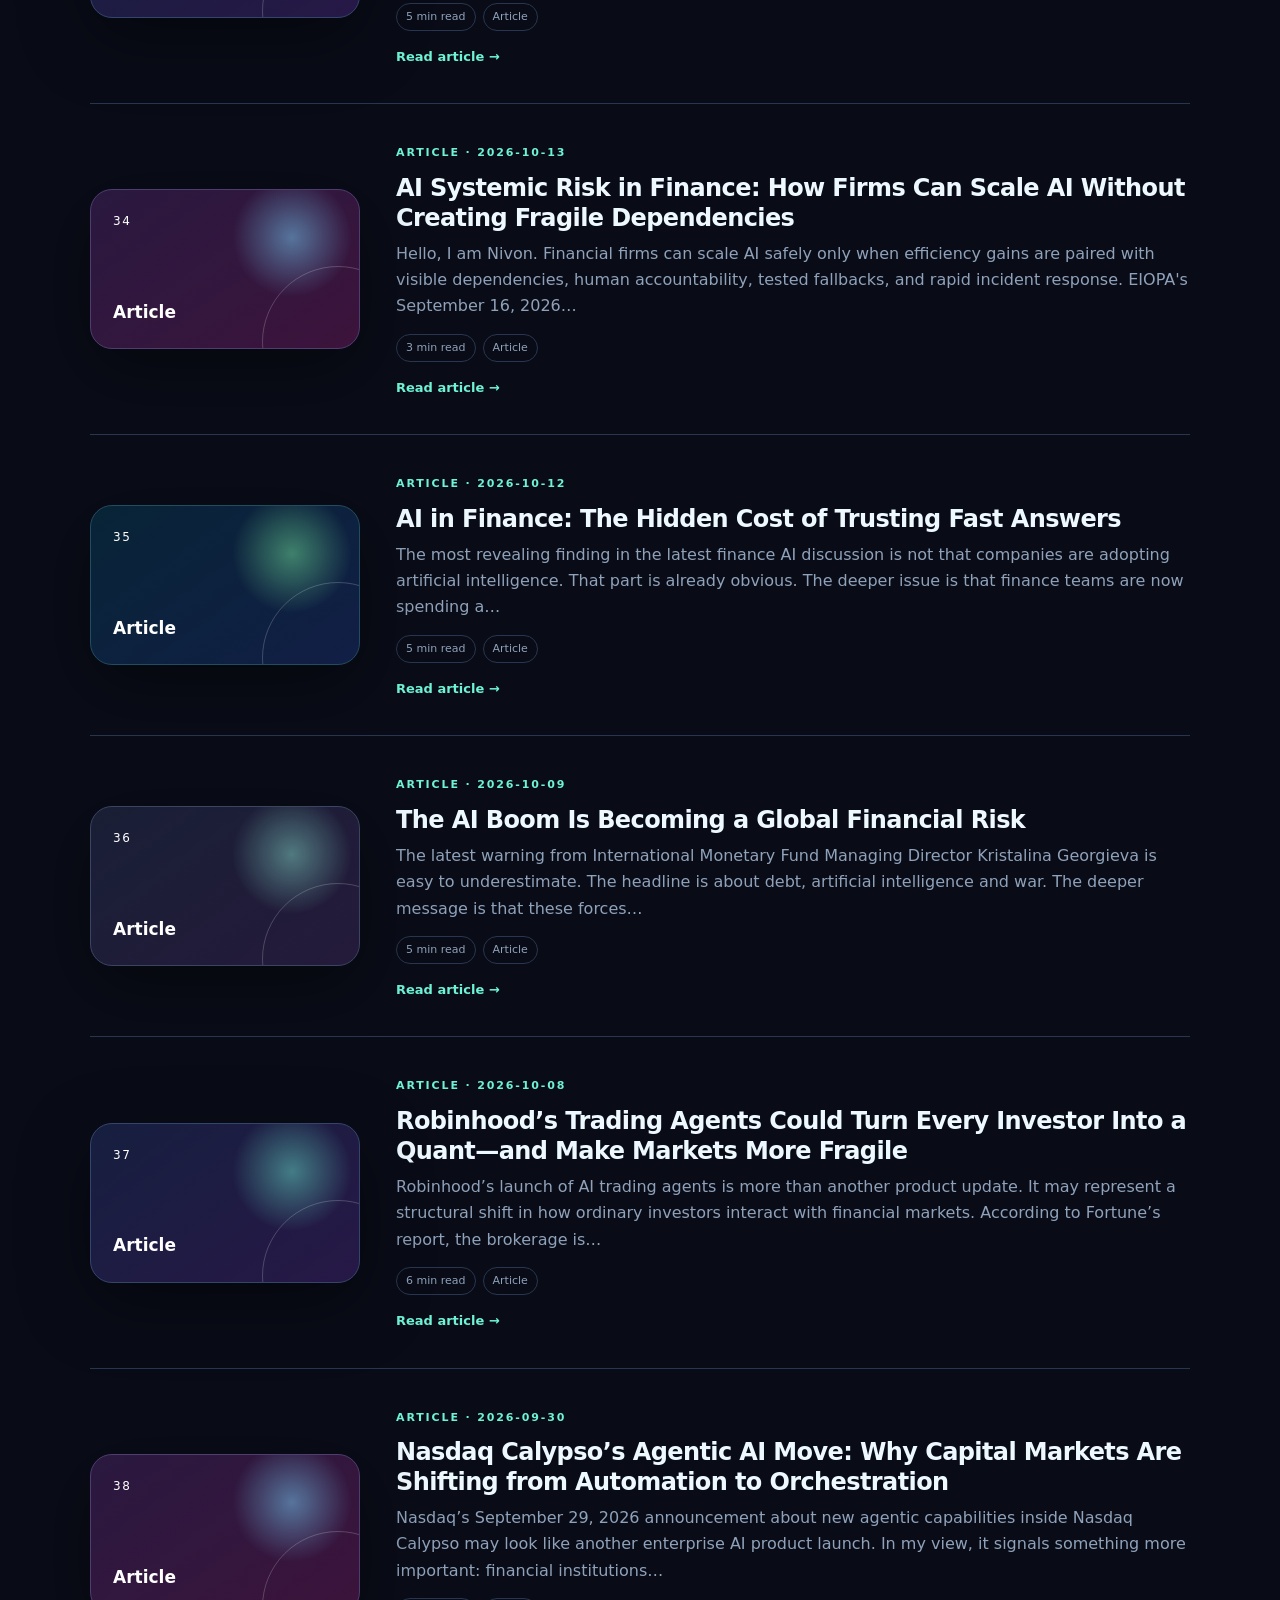
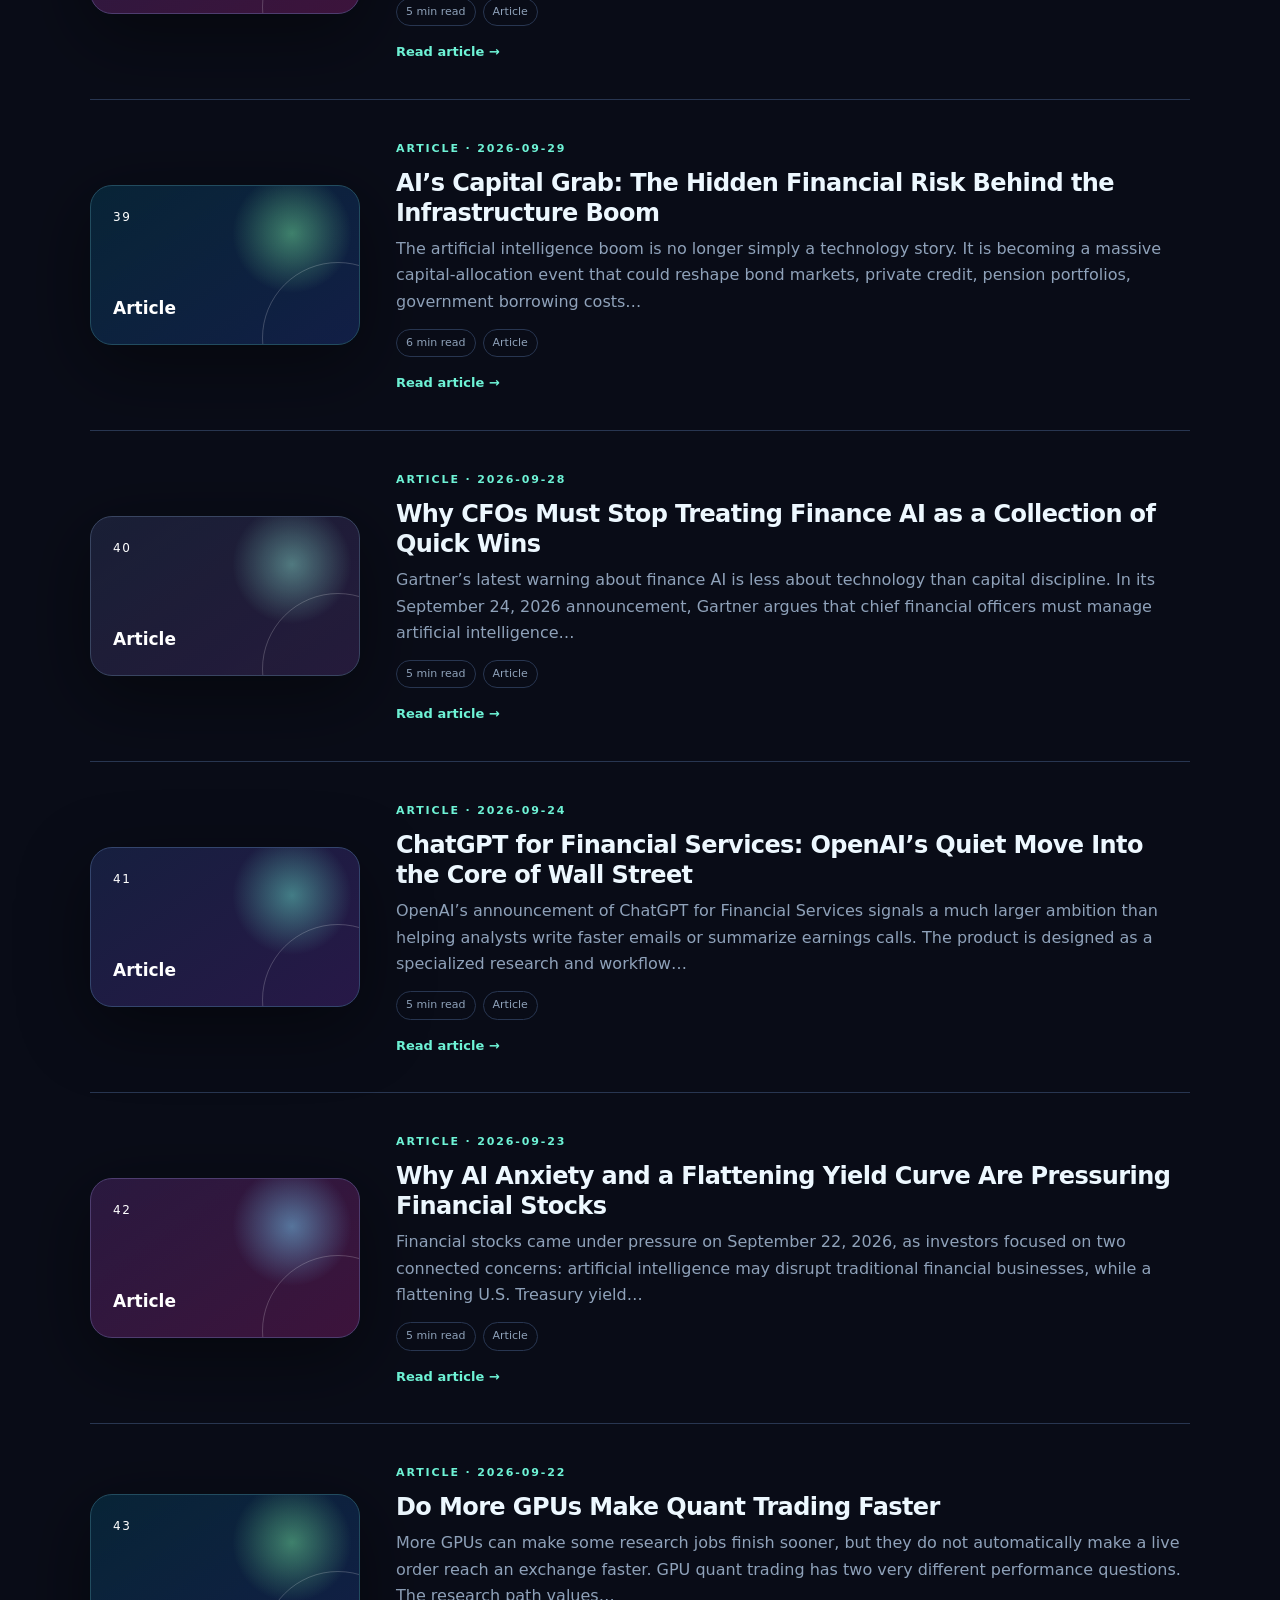
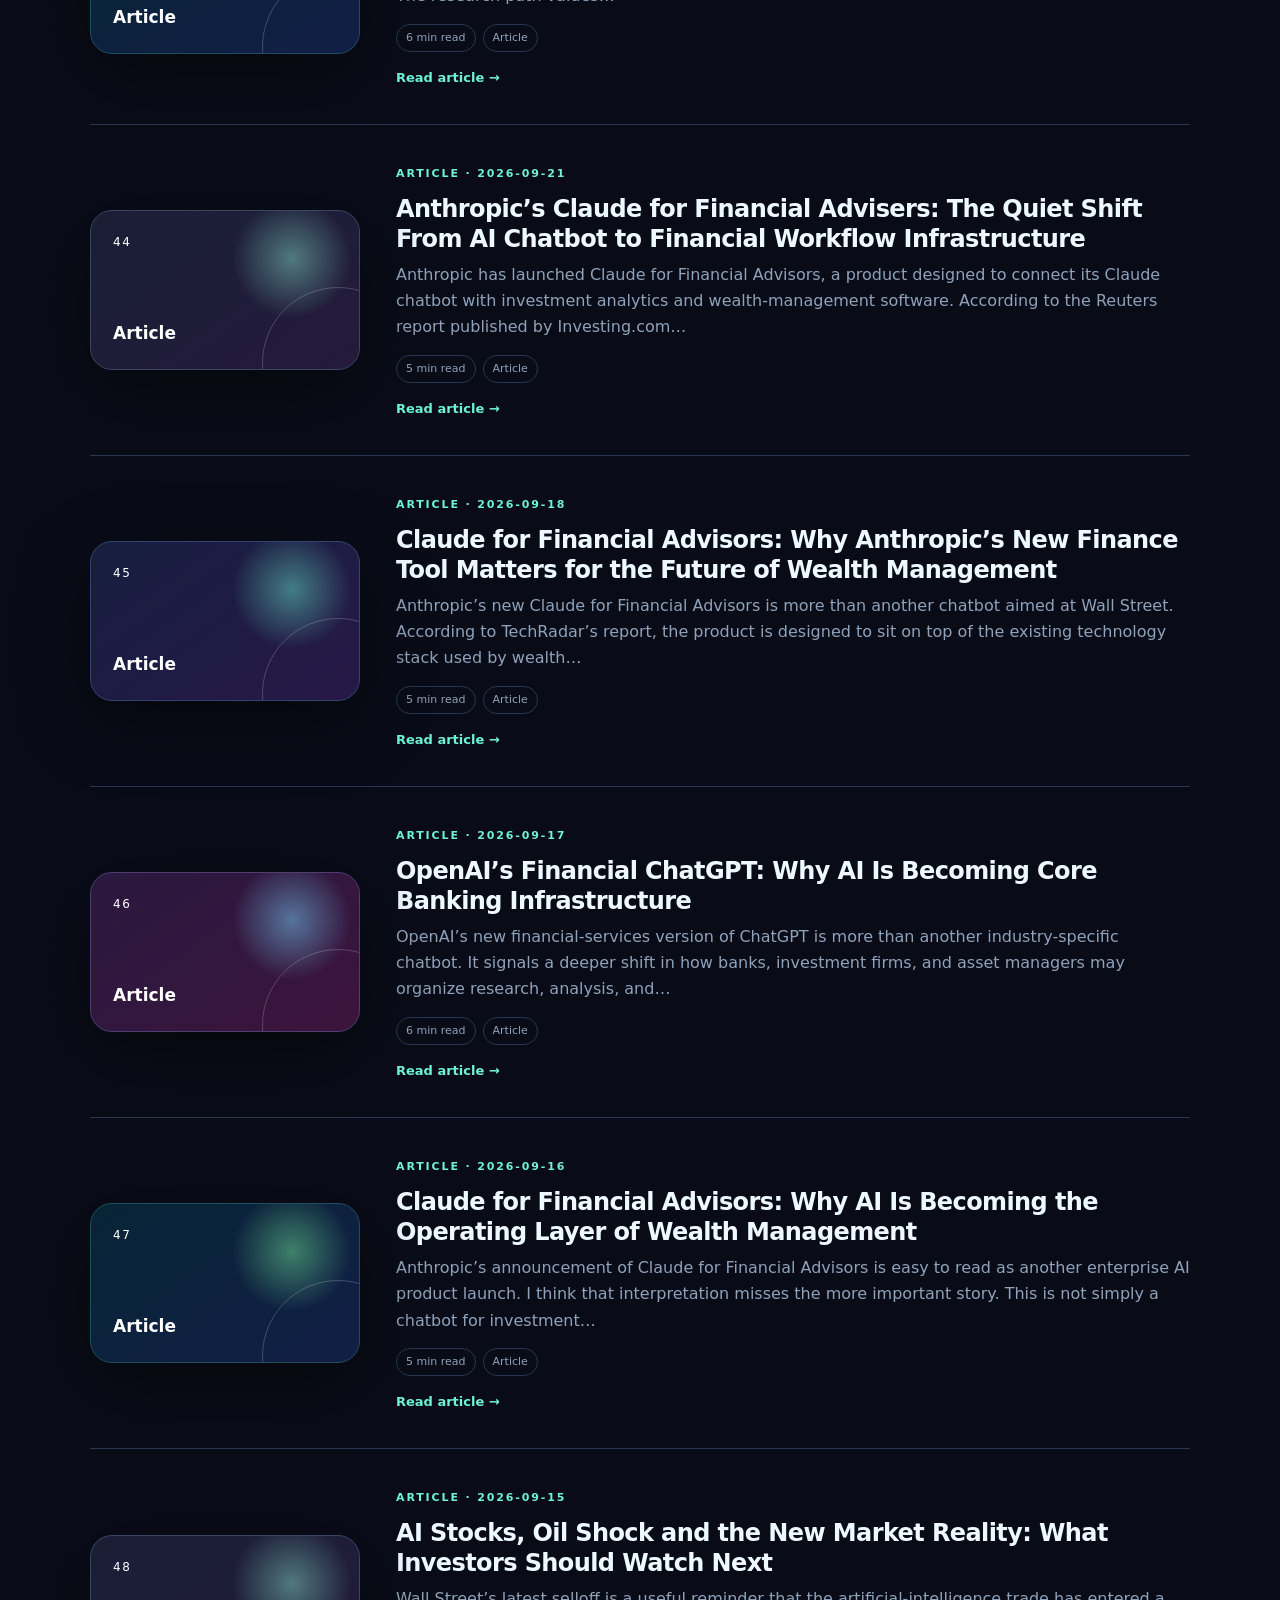
<file: articles.html>
<!doctype html>
<html lang="en">
<head>
  <meta charset="utf-8">
  <meta name="viewport" content="width=device-width, initial-scale=1">
  <meta name="description" content="Nivon's article archive.">
  <meta name="theme-color" content="#10141f">
  <title>Articles · Nivon</title>
  <link rel="stylesheet" href="css/main.css">
  <link rel="stylesheet" href="css/theme.css">
  <link rel="stylesheet" href="css/responsive.css">
  <script src="config.js"></script>
  <script src="js/main.js" defer></script>
</head>
<body class="theme-ai">
  <a class="skip-link" href="#content">Skip to content</a>
  <div class="site-shell">
    <header class="site-header"><a class="brand" href="index.html"><span class="brand-mark">N</span><span>AI Finance Lab<small>AI Finance Creator</small></span></a><button class="nav-toggle" aria-expanded="false" aria-label="Toggle navigation">Menu</button><nav><a href="index.html">Home</a><a href="about.html">About</a><a href="articles.html" aria-current="page">Articles</a><a href="research.html">Lab Projects</a><a href="contact.html">Contact</a></nav></header>
    <main id="content"><section class="page-hero"><span class="kicker">ARCHIVE / 02</span><h1>Articles</h1><p>Explanations, reviews and research notes on AI tools, market intelligence, automation and the future of finance.</p></section><div id="article-filters" class="filter-row"><button class="active" data-filter="all">All</button></div><section id="article-list" class="publication-list" aria-live="polite"><p class="loading">Loading articles…</p></section><script src="js/content-loader.js?v=3" defer></script></main>
    <footer><div><strong>Nivon</strong><span>AI Finance Creator</span></div><p>Independent educational content. Nothing on this site is investment advice.</p><p>© <span data-year></span> AI Finance Lab</p></footer>
  </div>
</body>
</html>
</file>
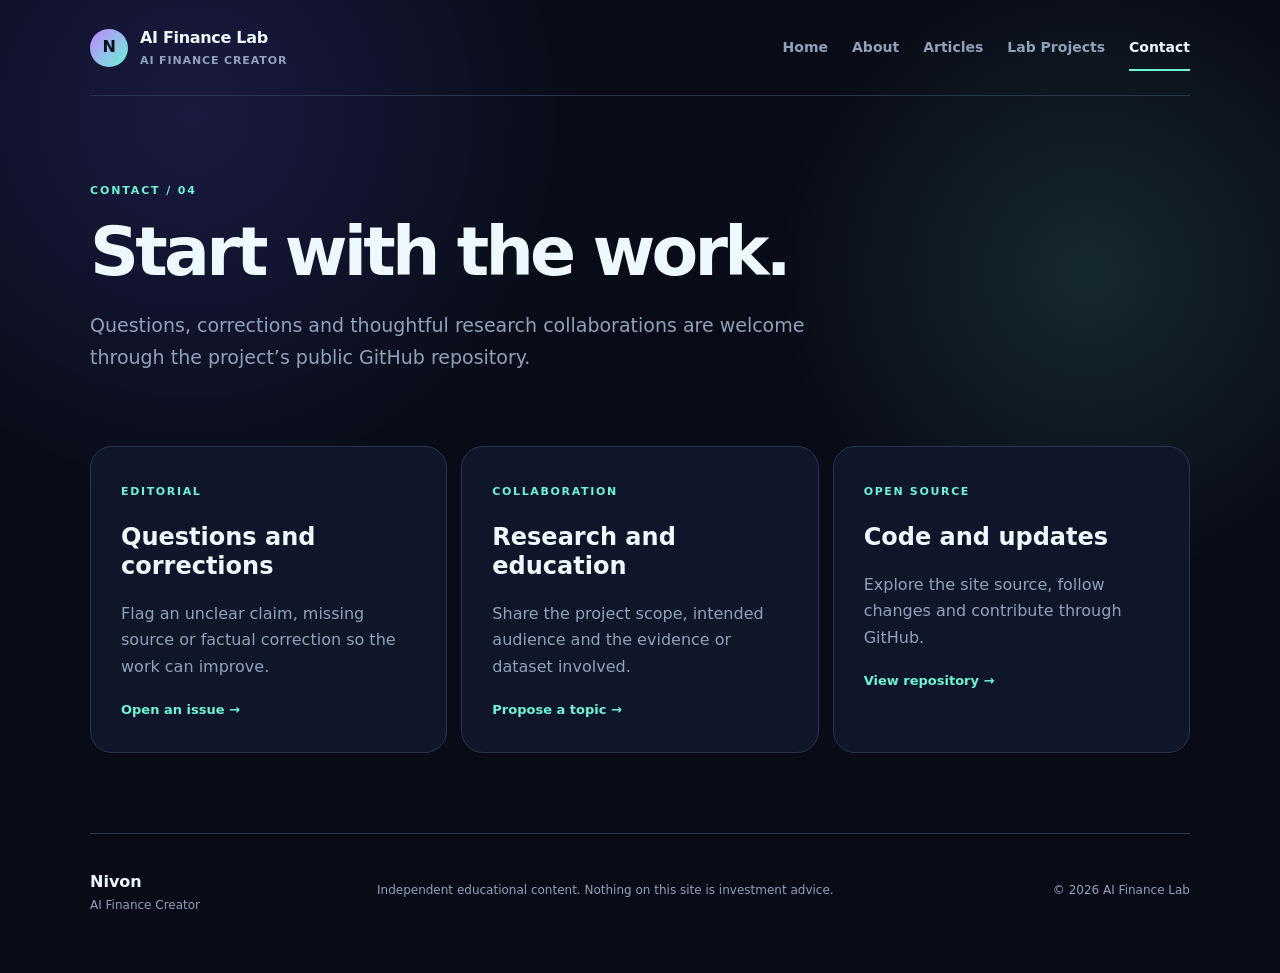
<file: contact.html>
<!doctype html>
<html lang="en">
<head>
  <meta charset="utf-8">
  <meta name="viewport" content="width=device-width, initial-scale=1">
  <meta name="description" content="Contact and collaboration information for Nivon.">
  <meta name="theme-color" content="#10141f">
  <title>Contact · Nivon</title>
  <link rel="stylesheet" href="css/main.css">
  <link rel="stylesheet" href="css/theme.css">
  <link rel="stylesheet" href="css/responsive.css">
  <script src="config.js"></script>
  <script src="js/main.js" defer></script>
</head>
<body class="theme-ai">
  <a class="skip-link" href="#content">Skip to content</a>
  <div class="site-shell">
    <header class="site-header"><a class="brand" href="index.html"><span class="brand-mark">N</span><span>AI Finance Lab<small>AI Finance Creator</small></span></a><button class="nav-toggle" aria-expanded="false" aria-label="Toggle navigation">Menu</button><nav><a href="index.html">Home</a><a href="about.html">About</a><a href="articles.html">Articles</a><a href="research.html">Lab Projects</a><a href="contact.html" aria-current="page">Contact</a></nav></header>
    <main id="content"><section class="page-hero"><span class="kicker">CONTACT / 04</span><h1>Start with the work.</h1><p>Questions, corrections and thoughtful research collaborations are welcome through the project’s public GitHub repository.</p></section><section class="contact-grid"><div><span>Editorial</span><h2>Questions and corrections</h2><p>Flag an unclear claim, missing source or factual correction so the work can improve.</p><a class="text-link" href="https://github.com/AI-Finance-Lab-Nivon/github.io/issues" target="_blank" rel="noopener noreferrer">Open an issue →</a></div><div><span>Collaboration</span><h2>Research and education</h2><p>Share the project scope, intended audience and the evidence or dataset involved.</p><a class="text-link" href="https://github.com/AI-Finance-Lab-Nivon/github.io/issues" target="_blank" rel="noopener noreferrer">Propose a topic →</a></div><div><span>Open source</span><h2>Code and updates</h2><p>Explore the site source, follow changes and contribute through GitHub.</p><a class="text-link" href="https://github.com/AI-Finance-Lab-Nivon/github.io" target="_blank" rel="noopener noreferrer">View repository →</a></div></section></main>
    <footer><div><strong>Nivon</strong><span>AI Finance Creator</span></div><p>Independent educational content. Nothing on this site is investment advice.</p><p>© <span data-year></span> AI Finance Lab</p></footer>
  </div>
</body>
</html>
</file>
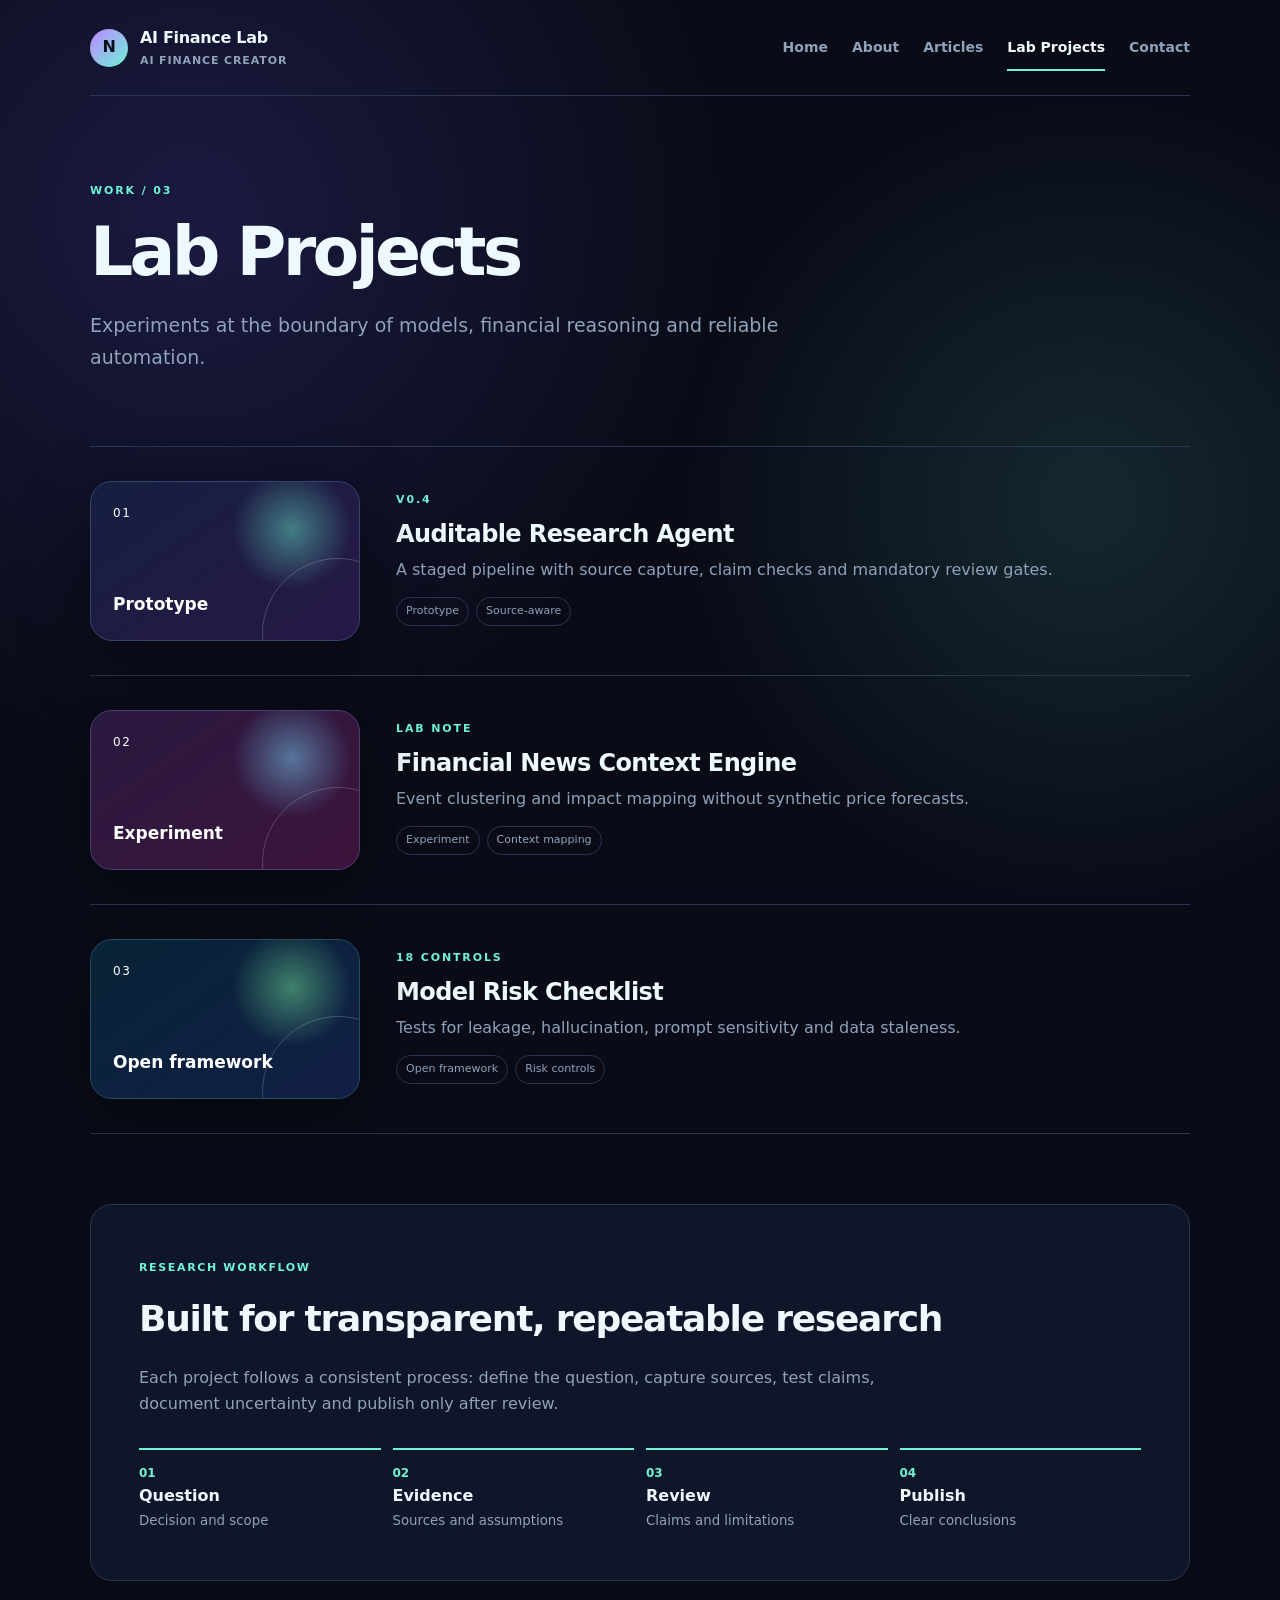
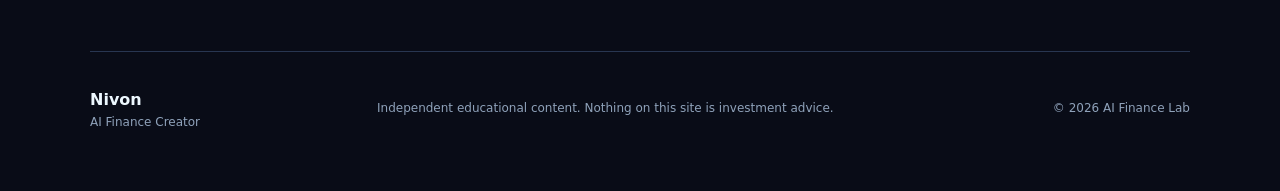
<file: research.html>
<!doctype html>
<html lang="en">
<head>
  <meta charset="utf-8">
  <meta name="viewport" content="width=device-width, initial-scale=1">
  <meta name="description" content="Nivon's research and project archive.">
  <meta name="theme-color" content="#10141f">
  <title>Lab Projects · Nivon</title>
  <link rel="stylesheet" href="css/main.css">
  <link rel="stylesheet" href="css/theme.css">
  <link rel="stylesheet" href="css/responsive.css">
  <script src="config.js"></script>
  <script src="js/main.js" defer></script>
</head>
<body class="theme-ai">
  <a class="skip-link" href="#content">Skip to content</a>
  <div class="site-shell">
    <header class="site-header"><a class="brand" href="index.html"><span class="brand-mark">N</span><span>AI Finance Lab<small>AI Finance Creator</small></span></a><button class="nav-toggle" aria-expanded="false" aria-label="Toggle navigation">Menu</button><nav><a href="index.html">Home</a><a href="about.html">About</a><a href="articles.html">Articles</a><a href="research.html" aria-current="page">Lab Projects</a><a href="contact.html">Contact</a></nav></header>
    <main id="content"><section class="page-hero"><span class="kicker">WORK / 03</span><h1>Lab Projects</h1><p>Experiments at the boundary of models, financial reasoning and reliable automation.</p></section><section class="publication-list"><article class="publication research-item"><div class="pub-visual visual-1"><span>01</span><b>Prototype</b></div><div class="pub-copy"><span class="eyebrow">v0.4</span><h3>Auditable Research Agent</h3><p>A staged pipeline with source capture, claim checks and mandatory review gates.</p><div class="pub-meta"><span>Prototype</span><span>Source-aware</span></div></div></article><article class="publication research-item"><div class="pub-visual visual-2"><span>02</span><b>Experiment</b></div><div class="pub-copy"><span class="eyebrow">Lab note</span><h3>Financial News Context Engine</h3><p>Event clustering and impact mapping without synthetic price forecasts.</p><div class="pub-meta"><span>Experiment</span><span>Context mapping</span></div></div></article><article class="publication research-item"><div class="pub-visual visual-3"><span>03</span><b>Open framework</b></div><div class="pub-copy"><span class="eyebrow">18 controls</span><h3>Model Risk Checklist</h3><p>Tests for leakage, hallucination, prompt sensitivity and data staleness.</p><div class="pub-meta"><span>Open framework</span><span>Risk controls</span></div></div></article></section><section class="method"><span>Research workflow</span><h2>Built for transparent, repeatable research</h2><p>Each project follows a consistent process: define the question, capture sources, test claims, document uncertainty and publish only after review.</p><div class="method-grid"><div><b>01</b><strong>Question</strong><small>Decision and scope</small></div><div><b>02</b><strong>Evidence</strong><small>Sources and assumptions</small></div><div><b>03</b><strong>Review</strong><small>Claims and limitations</small></div><div><b>04</b><strong>Publish</strong><small>Clear conclusions</small></div></div></section></main>
    <footer><div><strong>Nivon</strong><span>AI Finance Creator</span></div><p>Independent educational content. Nothing on this site is investment advice.</p><p>© <span data-year></span> AI Finance Lab</p></footer>
  </div>
</body>
</html>
</file>
<file: css/main.css>
:root{--bg:#f7f7f5;--surface:#fff;--ink:#18202b;--muted:#68717d;--line:#dce0e4;--accent:#1772d0;--accent2:#f09228;--shadow:0 18px 50px rgba(16,24,40,.08);--radius:18px}*{box-sizing:border-box}html{scroll-behavior:smooth}body{margin:0;background:var(--bg);color:var(--ink);font-family:Inter,ui-sans-serif,system-ui,-apple-system,"Segoe UI",sans-serif;font-size:16px;line-height:1.65}.skip-link{position:fixed;left:12px;top:-60px;background:var(--ink);color:var(--surface);padding:10px 14px;z-index:99}.skip-link:focus{top:12px}a{color:var(--accent);text-decoration:none}a:hover{color:var(--accent2)}img{max-width:100%;display:block}.site-shell{width:min(1100px,calc(100% - 40px));margin:auto}.site-header{min-height:96px;display:flex;align-items:center;justify-content:space-between;border-bottom:1px solid var(--line);gap:24px}.brand{display:flex;align-items:center;gap:12px;color:var(--ink);font-weight:800;letter-spacing:-.02em}.brand small{display:block;color:var(--muted);font-size:11px;font-weight:600;letter-spacing:.08em;text-transform:uppercase}.brand-mark{width:38px;height:38px;display:grid;place-items:center;border:1px solid var(--line);border-radius:50%;color:var(--accent)}nav{display:flex;align-items:center;gap:24px}nav a{color:var(--muted);font-size:14px;font-weight:650}nav a[aria-current=page]{color:var(--ink);position:relative}nav a[aria-current=page]:after{content:"";position:absolute;left:0;right:0;bottom:-12px;height:2px;background:var(--accent)}.nav-toggle{display:none}.hero{display:grid;grid-template-columns:minmax(0,1.65fr) minmax(280px,.85fr);gap:64px;align-items:center;padding:78px 0 72px}.kicker,.eyebrow{font-size:11px;font-weight:800;letter-spacing:.17em;text-transform:uppercase;color:var(--accent)}.hero-name{font-size:clamp(54px,9vw,104px);line-height:.9;letter-spacing:-.07em;margin:22px 0 8px;font-weight:850}.hero h1{font-size:clamp(22px,3vw,34px);line-height:1.1;margin:0 0 24px;font-weight:650}.lead{font-size:18px;line-height:1.7;color:var(--muted);max-width:720px}.school{display:flex;flex-direction:column;border-left:3px solid var(--accent);padding-left:15px;margin:28px 0}.school span{font-size:13px;color:var(--muted)}.hero-links{display:flex;gap:12px;flex-wrap:wrap}.button{display:inline-flex;align-items:center;justify-content:center;min-height:44px;padding:0 18px;border-radius:99px;background:var(--accent);color:white;font-size:14px;font-weight:750}.button:hover{color:white;filter:brightness(1.08)}.button.ghost{background:transparent;color:var(--ink);border:1px solid var(--line)}.topic-row{display:flex;gap:8px;flex-wrap:wrap;margin-top:26px}.topic-row span,.pub-meta span{font-size:11px;border:1px solid var(--line);border-radius:99px;padding:4px 9px;color:var(--muted)}.section-intro{display:grid;grid-template-columns:1fr 1fr;gap:40px;align-items:end;padding:56px 0 24px;border-top:1px solid var(--line)}.section-intro.compact{margin-top:40px}.section-intro>div{display:flex;align-items:center;gap:18px}.section-intro h2,.page-hero h1{font-size:clamp(38px,6vw,68px);letter-spacing:-.055em;line-height:1;margin:0}.section-intro p{margin:0;color:var(--muted);max-width:520px}.section-no{font-variant-numeric:tabular-nums;color:var(--accent);font-weight:800}.publication-list{display:flex;flex-direction:column}.publication{display:grid;grid-template-columns:270px 1fr;gap:36px;padding:34px 0;border-top:1px solid var(--line);align-items:center}.publication:last-child{border-bottom:1px solid var(--line)}.pub-visual{height:160px;position:relative;padding:22px;display:flex;flex-direction:column;justify-content:space-between;border-radius:var(--radius);background:linear-gradient(135deg,color-mix(in srgb,var(--accent) 78%,#111),#101827);color:white;overflow:hidden;box-shadow:var(--shadow)}.pub-visual:after{content:"";position:absolute;width:150px;height:150px;border:1px solid rgba(255,255,255,.2);border-radius:50%;right:-55px;bottom:-70px}.pub-visual span{font-size:12px;letter-spacing:.14em}.pub-visual b{font-size:17px;max-width:170px}.visual-2{filter:hue-rotate(34deg)}.visual-3{filter:hue-rotate(-30deg)}.visual-4{filter:saturate(.7)}.pub-copy h3{font-size:24px;line-height:1.25;letter-spacing:-.025em;margin:8px 0}.pub-copy h3 a{color:var(--ink)}.pub-copy p{margin:0 0 14px;color:var(--muted)}.pub-meta{display:flex;gap:7px;flex-wrap:wrap;margin:12px 0}.text-link{font-size:13px;font-weight:750}.research-preview{display:grid;grid-template-columns:repeat(3,1fr);gap:14px;margin-bottom:80px}.research-preview a{min-height:176px;padding:24px;border:1px solid var(--line);border-radius:var(--radius);background:var(--surface);display:flex;flex-direction:column;color:var(--ink);transition:.2s}.research-preview a:hover{transform:translateY(-4px);box-shadow:var(--shadow)}.research-preview span,.research-preview small{font-size:11px;color:var(--muted);text-transform:uppercase;letter-spacing:.1em}.research-preview strong{font-size:20px;line-height:1.3;margin:18px 0 auto}.newsletter{margin:20px 0 80px;padding:48px;border-radius:calc(var(--radius) * 1.4);background:var(--ink);color:var(--surface)}.newsletter>span{color:var(--accent);font-size:12px;font-weight:800;text-transform:uppercase;letter-spacing:.15em}.newsletter h2{font-size:clamp(30px,5vw,54px);line-height:1.05;letter-spacing:-.045em;margin:12px 0}.newsletter p{color:color-mix(in srgb,var(--surface) 70%,transparent);max-width:680px}.page-hero{padding:80px 0 54px;max-width:850px}.page-hero h1{margin:16px 0 24px}.page-hero p{font-size:19px;color:var(--muted);max-width:760px}.page-hero code,.method code,.contact-grid code{font-size:.84em;background:color-mix(in srgb,var(--accent) 10%,transparent);padding:2px 6px;border-radius:6px}.about-grid{display:grid;grid-template-columns:minmax(280px,.85fr) 1.35fr;gap:64px;padding-bottom:60px}.about-grid img{border-radius:var(--radius);aspect-ratio:1/1;object-fit:cover}.about-grid h2{font-size:28px;margin:0 0 16px}.about-grid h2:not(:first-child){margin-top:38px}.about-grid dl{display:grid;grid-template-columns:120px 1fr;margin:0}.about-grid dt,.about-grid dd{padding:12px 0;border-bottom:1px solid var(--line)}.about-grid dt{color:var(--muted);font-size:13px}.about-grid dd{margin:0;font-weight:650}.principles{padding:0;list-style:none}.principles li{padding:13px 0 13px 28px;border-bottom:1px solid var(--line);position:relative}.principles li:before{content:"✓";position:absolute;left:0;color:var(--accent);font-weight:900}.quote{margin:20px 0 80px;padding:46px;border:1px solid var(--line);border-radius:var(--radius);background:var(--surface)}.quote p{font-family:Georgia,serif;font-size:clamp(26px,4vw,40px);line-height:1.3;margin:0 0 20px}.filter-row{display:flex;gap:8px;flex-wrap:wrap;margin-bottom:18px}.filter-row button{border:1px solid var(--line);background:transparent;color:var(--muted);border-radius:99px;padding:8px 13px;cursor:pointer}.filter-row button.active{background:var(--ink);color:var(--surface)}.method{margin:70px 0;padding:48px;border-radius:var(--radius);background:var(--surface);border:1px solid var(--line)}.method>span,.contact-grid>div>span{font-size:11px;color:var(--accent);font-weight:800;text-transform:uppercase;letter-spacing:.15em}.method h2{font-size:36px;letter-spacing:-.035em;margin:10px 0}.method p{color:var(--muted);max-width:800px}.method-grid{display:grid;grid-template-columns:repeat(4,1fr);gap:12px;margin-top:30px}.method-grid div{border-top:2px solid var(--accent);padding-top:14px;display:flex;flex-direction:column}.method-grid b{color:var(--accent);font-size:12px}.method-grid small{color:var(--muted)}.contact-grid{display:grid;grid-template-columns:repeat(3,1fr);gap:14px;margin-bottom:80px}.contact-grid>div{padding:30px;border:1px solid var(--line);border-radius:var(--radius);background:var(--surface)}.contact-grid h2{font-size:24px;line-height:1.2}.contact-grid p{color:var(--muted)}.article-detail{max-width:820px;margin:70px auto}.article-detail h1{font-size:clamp(40px,7vw,72px);letter-spacing:-.055em;line-height:1.02}.article-detail .dek{font-size:21px;color:var(--muted)}.article-body{font-family:Georgia,serif;font-size:19px;line-height:1.85}.article-body h2{font-family:Inter,system-ui,sans-serif;font-size:30px;letter-spacing:-.03em;margin-top:48px}.article-body blockquote{border-left:3px solid var(--accent);margin:32px 0;padding:1px 0 1px 24px;color:var(--muted)}footer{min-height:140px;padding:35px 0;border-top:1px solid var(--line);display:grid;grid-template-columns:1fr 2fr 1fr;gap:24px;color:var(--muted);font-size:12px;align-items:start}footer div{display:flex;flex-direction:column}footer strong{color:var(--ink);font-size:16px}footer p:last-child{text-align:right}
</file>
<file: css/theme.css>
:root{--bg:#090c17;--surface:#101629;--ink:#edf8ff;--muted:#8fa2ba;--line:#283651;--accent:#6ef3d6;--accent2:#bf86ff;--shadow:0 20px 70px rgba(0,0,0,.42);--radius:22px}body{background-image:radial-gradient(circle at 15% 12%,rgba(104,89,255,.18),transparent 28%),radial-gradient(circle at 85% 28%,rgba(110,243,214,.12),transparent 24%)}.brand-mark{background:linear-gradient(135deg,var(--accent2),var(--accent));border:0;color:#071018}.hero-name{background:linear-gradient(90deg,#fff,var(--accent),var(--accent2));-webkit-background-clip:text;color:transparent}.hero h1{font-family:ui-monospace,monospace;color:var(--accent)}.agent-panel{padding:22px;border:1px solid var(--line);border-radius:var(--radius);background:linear-gradient(145deg,rgba(16,22,41,.94),rgba(24,15,47,.9));box-shadow:var(--shadow)}.agent-status{font:11px ui-monospace,monospace;color:var(--accent);letter-spacing:.1em}.agent-status span{display:inline-block;width:8px;height:8px;border-radius:50%;background:var(--accent);box-shadow:0 0 14px var(--accent)}.agent-flow{margin:24px 0;display:grid;grid-template-columns:34px 1fr;gap:10px}.agent-flow b{color:var(--accent2);font:12px ui-monospace,monospace;padding-top:3px}.agent-flow p{margin:0;border-bottom:1px solid var(--line);padding-bottom:10px}.agent-flow small{color:var(--muted)}.pub-visual{background:radial-gradient(circle at 75% 30%,rgba(110,243,214,.45),transparent 26%),linear-gradient(145deg,#161f3f,#271847);border:1px solid #34456d}.publication:hover .pub-visual{box-shadow:0 0 40px rgba(110,243,214,.18)}.newsletter{background:linear-gradient(120deg,#151f3e,#2a1847);border:1px solid var(--line)}.button{color:#081218}
</file>
<file: css/responsive.css>
@media(max-width:820px){.site-shell{width:min(100% - 28px,1100px)}.site-header{min-height:76px;position:relative}.nav-toggle{display:block;border:1px solid var(--line);background:transparent;color:var(--ink);border-radius:99px;padding:8px 13px}.site-header nav{display:none;position:absolute;top:68px;left:0;right:0;z-index:20;background:var(--surface);border:1px solid var(--line);border-radius:14px;padding:14px;box-shadow:var(--shadow);flex-direction:column;align-items:stretch;gap:0}.site-header nav.open{display:flex}.site-header nav a{padding:11px}.site-header nav a:after{display:none}.hero{grid-template-columns:1fr;gap:34px;padding:54px 0}.hero-name{font-size:68px}.section-intro{grid-template-columns:1fr;gap:16px}.publication{grid-template-columns:1fr;gap:18px}.pub-visual{height:150px}.research-preview,.contact-grid{grid-template-columns:1fr}.about-grid{grid-template-columns:1fr;gap:32px}.about-grid img{max-width:520px}.method-grid{grid-template-columns:repeat(2,1fr)}footer{grid-template-columns:1fr}footer p:last-child{text-align:left}}@media(max-width:520px){body{font-size:15px}.hero-name{font-size:55px}.hero-links{flex-direction:column;align-items:stretch}.section-intro h2,.page-hero h1{font-size:42px}.newsletter,.method,.quote{padding:28px}.about-grid dl{grid-template-columns:1fr}.about-grid dt{padding-bottom:0;border:0}.method-grid{grid-template-columns:1fr}.article-detail{margin:44px 0}.article-detail h1{font-size:42px}}@media(prefers-reduced-motion:reduce){*{scroll-behavior:auto!important;transition:none!important}}
</file>
